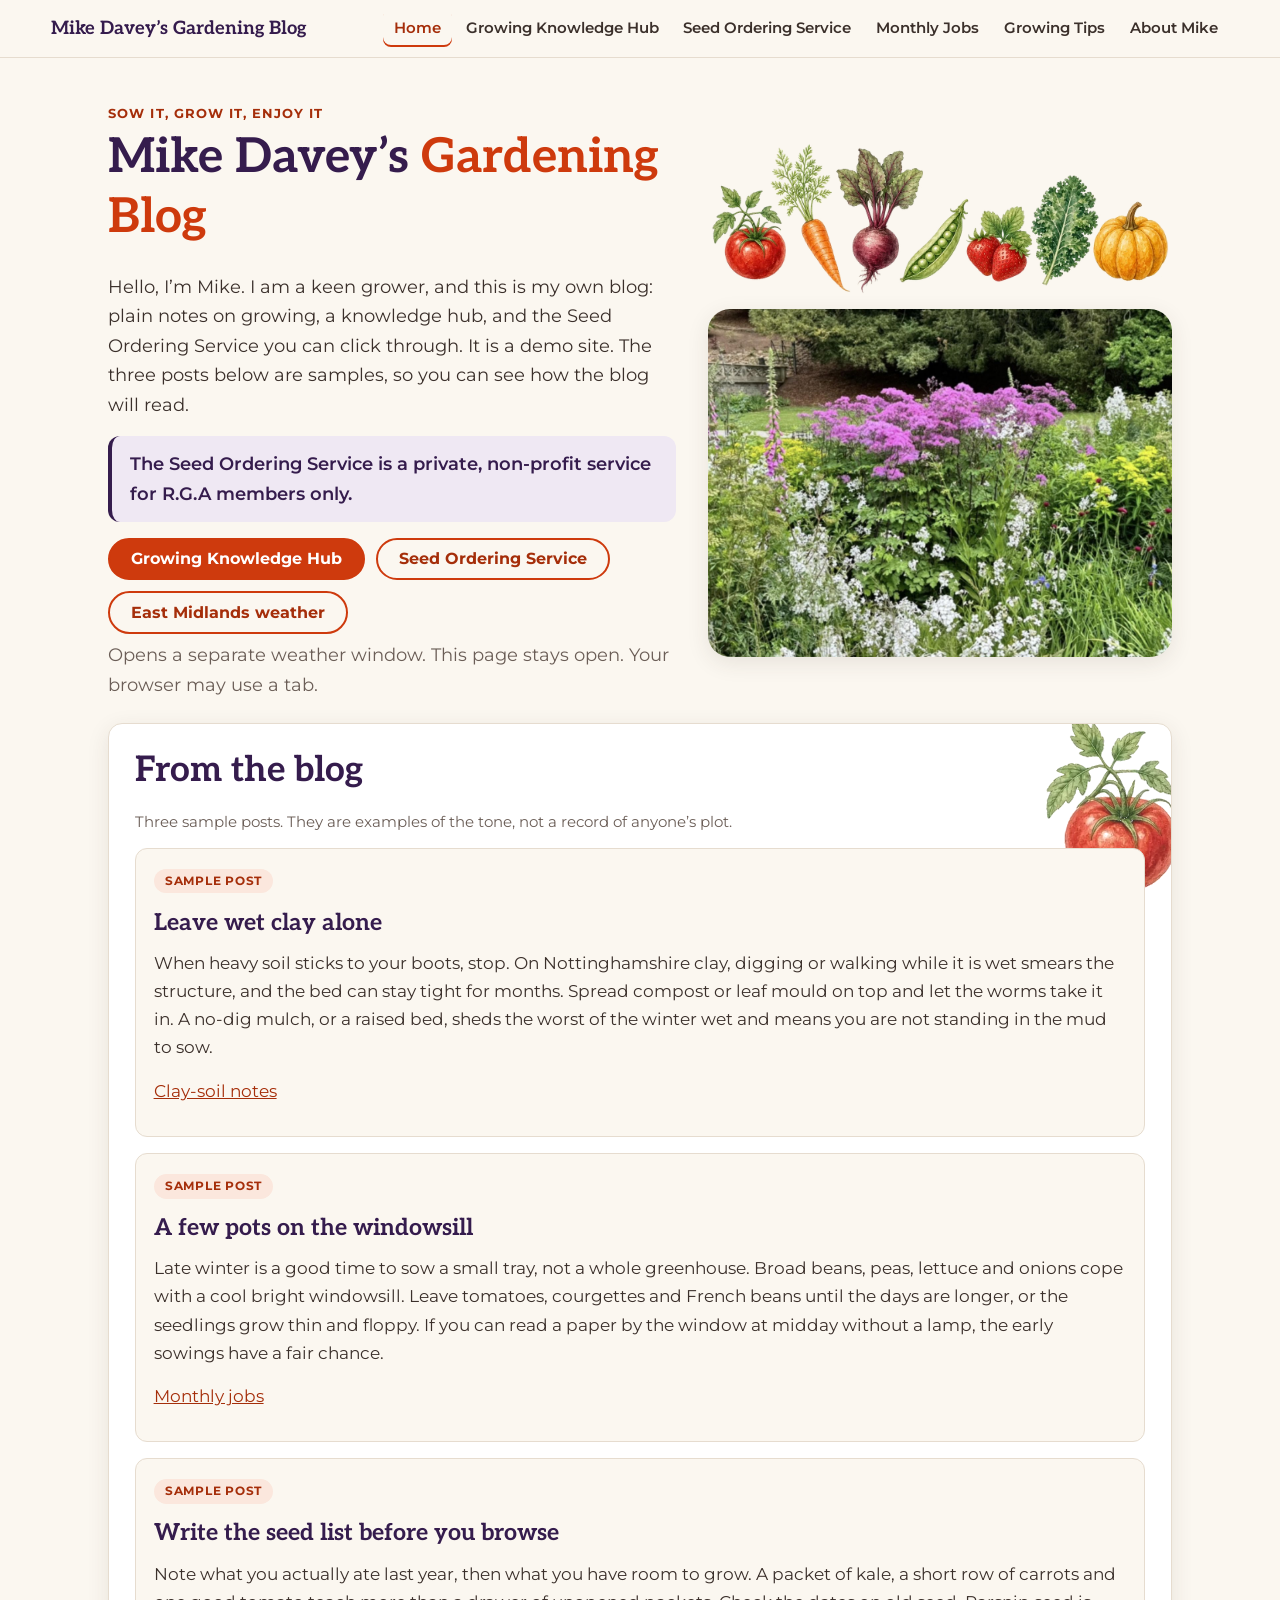
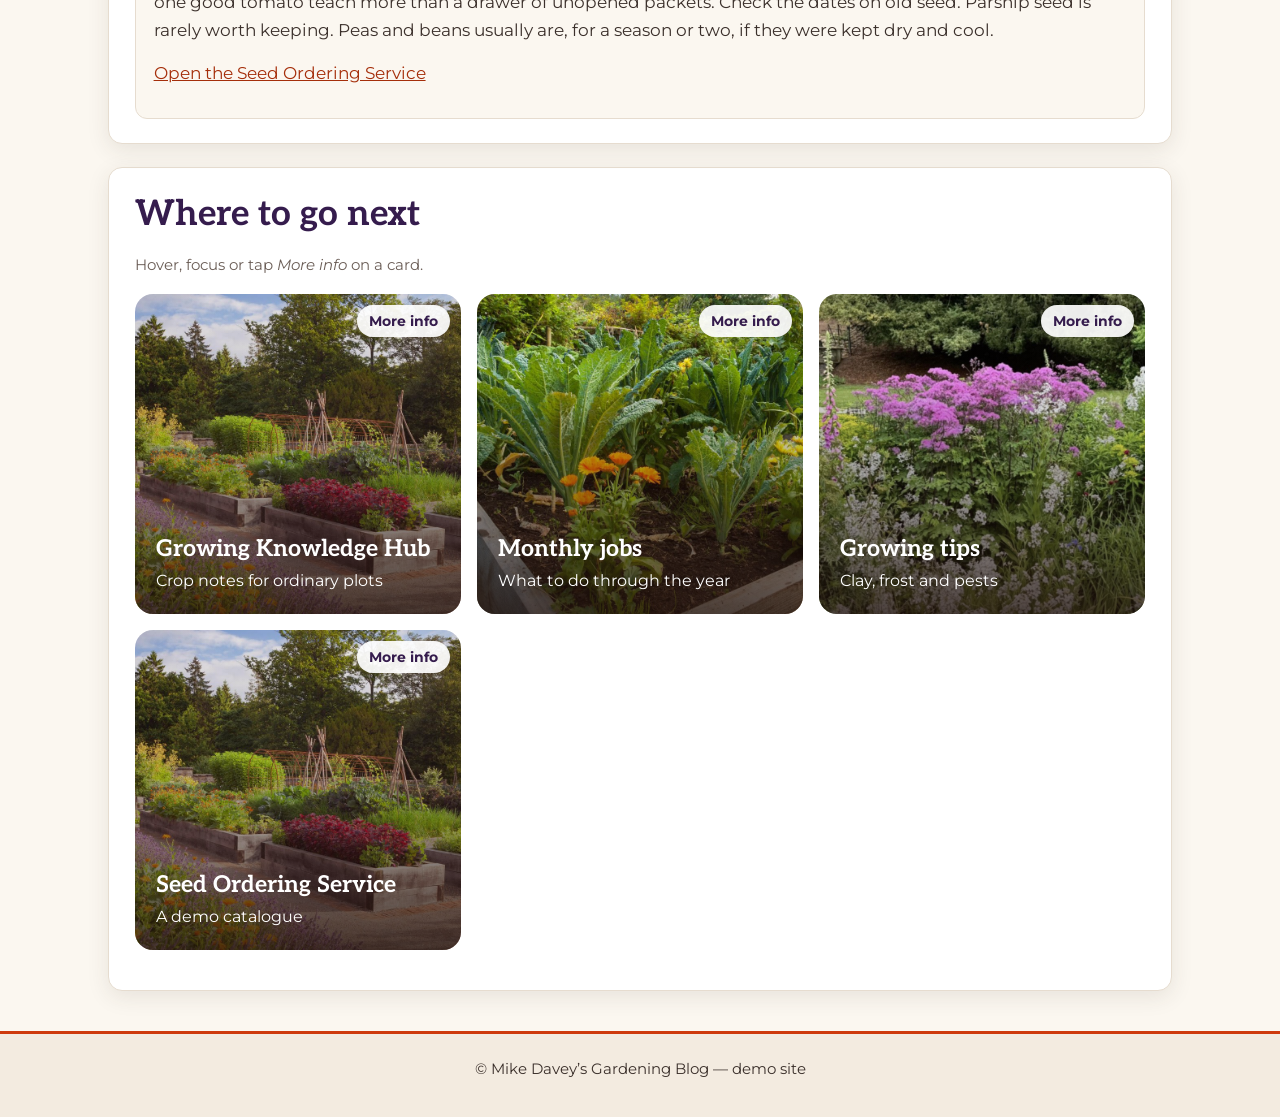
<file: index.html>
<!DOCTYPE html>
<html lang="en-GB">
<head>
<meta charset="UTF-8">
<meta name="viewport" content="width=device-width, initial-scale=1.0">
<title>Mike Davey’s Gardening Blog</title>
<meta name="description" content="Mike Davey’s Gardening Blog: sample growing posts, a knowledge hub, and a demo Seed Ordering Service.">
<link rel="stylesheet" href="style.css">
</head>
<body>
<a class="skip-link" href="#main">Skip to content</a>
<header class="site-header">
  <h1><a href="index.html">Mike Davey’s Gardening Blog</a></h1>
  <nav aria-label="Main">
    <a href="index.html" class="active" aria-current="page">Home</a>
    <a href="knowledge-hub.html">Growing Knowledge Hub</a>
    <a href="seed-order.html">Seed Ordering Service</a>
    <a href="monthly.html">Monthly Jobs</a>
    <a href="tips.html">Growing Tips</a>
    <a href="about.html">About Mike</a>
  </nav>
</header>

<section class="s-hero">
  <div>
    <span class="s-kicker">Sow it, grow it, enjoy it</span>
    <h2>Mike Davey’s <em>Gardening Blog</em></h2>
    <p>Hello, I’m Mike. I am a keen grower, and this is my own blog: plain notes on growing, a knowledge hub, and the Seed Ordering Service you can click through. It is a demo site. The three posts below are samples, so you can see how the blog will read.</p>
    <p class="service-notice">The Seed Ordering Service is a private, non-profit service for R.G.A members only.</p>
    <div class="s-acts">
      <a class="btn" href="knowledge-hub.html">Growing Knowledge Hub</a>
      <a class="btn ghost" href="seed-order.html">Seed Ordering Service</a>
      <a class="btn ghost" href="https://www.wunderground.com/weather/gb/nottingham" target="_blank" rel="noopener noreferrer" data-weather-window>East Midlands weather</a>
    </div>
    <p class="weather-help">Opens a separate weather window. This page stays open. Your browser may use a tab.</p>
  </div>
  <div class="s-photo">
    <img class="hero-produce" src="produce-strip.webp" width="1200" height="404" alt="" decoding="async">
    <img src="hero.jpg" width="1400" height="1059" alt="Colourful garden flowers in bloom">
  </div>
</section>
<main id="main">
  <div class="produce-host content-box">
    <img class="produce-deco produce-deco--tr" src="img/produce/tomato.webp" width="191" height="243" alt="" aria-hidden="true" decoding="async">
    <h2>From the blog</h2>
    <p class="meta">Three sample posts. They are examples of the tone, not a record of anyone’s plot.</p>
    <div class="post-list">
      <article class="post">
        <p><span class="sample-flag">Sample post</span></p>
        <h3>Leave wet clay alone</h3>
        <p>When heavy soil sticks to your boots, stop. On Nottinghamshire clay, digging or walking while it is wet smears the structure, and the bed can stay tight for months. Spread compost or leaf mould on top and let the worms take it in. A no-dig mulch, or a raised bed, sheds the worst of the winter wet and means you are not standing in the mud to sow.</p>
        <p><a href="tips.html#soil">Clay-soil notes</a></p>
      </article>
      <article class="post">
        <p><span class="sample-flag">Sample post</span></p>
        <h3>A few pots on the windowsill</h3>
        <p>Late winter is a good time to sow a small tray, not a whole greenhouse. Broad beans, peas, lettuce and onions cope with a cool bright windowsill. Leave tomatoes, courgettes and French beans until the days are longer, or the seedlings grow thin and floppy. If you can read a paper by the window at midday without a lamp, the early sowings have a fair chance.</p>
        <p><a href="monthly.html">Monthly jobs</a></p>
      </article>
      <article class="post">
        <p><span class="sample-flag">Sample post</span></p>
        <h3>Write the seed list before you browse</h3>
        <p>Note what you actually ate last year, then what you have room to grow. A packet of kale, a short row of carrots and one good tomato teach more than a drawer of unopened packets. Check the dates on old seed. Parsnip seed is rarely worth keeping. Peas and beans usually are, for a season or two, if they were kept dry and cool.</p>
        <p><a href="seed-order.html">Open the Seed Ordering Service</a></p>
      </article>
    </div>
  </div>
  <div class="content-box">
    <h2>Where to go next</h2>
    <p class="meta">Hover, focus or tap <em>More info</em> on a card.</p>
    <div class="flip-grid">
      <article class="flip">
        <div class="flip-inner">
          <div class="flip-face flip-front" style="background-image:url('allotment.jpg')"><h4>Growing Knowledge Hub</h4><p>Crop notes for ordinary plots</p></div>
          <div class="flip-face flip-back"><h4>Growing Knowledge Hub</h4><p>Sowing, spacing, harvest and kitchen notes for fruit, vegetables and herbs.</p><a class="btn" href="knowledge-hub.html">Open the hub</a></div>
        </div>
      </article>
      <article class="flip">
        <div class="flip-inner">
          <div class="flip-face flip-front" style="background-image:url('raised-bed.jpg')"><h4>Monthly jobs</h4><p>What to do through the year</p></div>
          <div class="flip-face flip-back"><h4>Monthly jobs</h4><p>A month-by-month list for East Midlands gardens and allotments, with clay soil in mind.</p><a class="btn" href="monthly.html">See the year</a></div>
        </div>
      </article>
      <article class="flip">
        <div class="flip-inner">
          <div class="flip-face flip-front" style="background-image:url('hero.jpg')"><h4>Growing tips</h4><p>Clay, frost and pests</p></div>
          <div class="flip-face flip-back"><h4>Growing tips</h4><p>No-dig, frost dates and the problems that show up most often on local clay.</p><a class="btn" href="tips.html">Read the tips</a></div>
        </div>
      </article>
      <article class="flip">
        <div class="flip-inner">
          <div class="flip-face flip-front" style="background-image:url('allotment.jpg')"><h4>Seed Ordering Service</h4><p>A demo catalogue</p></div>
          <div class="flip-face flip-back"><h4>Seed Ordering Service</h4><p>Browse the catalogue and fill a basket. No payment is taken, and the order is not sent.</p><a class="btn" href="seed-order.html">Browse seeds</a></div>
        </div>
      </article>
    </div>
  </div>
</main>

<footer>
  <p>© Mike Davey’s Gardening Blog — demo site</p>
</footer>
<script src="flip.js"></script>
<script src="weather-window.js"></script>
</body>
</html>
</file>
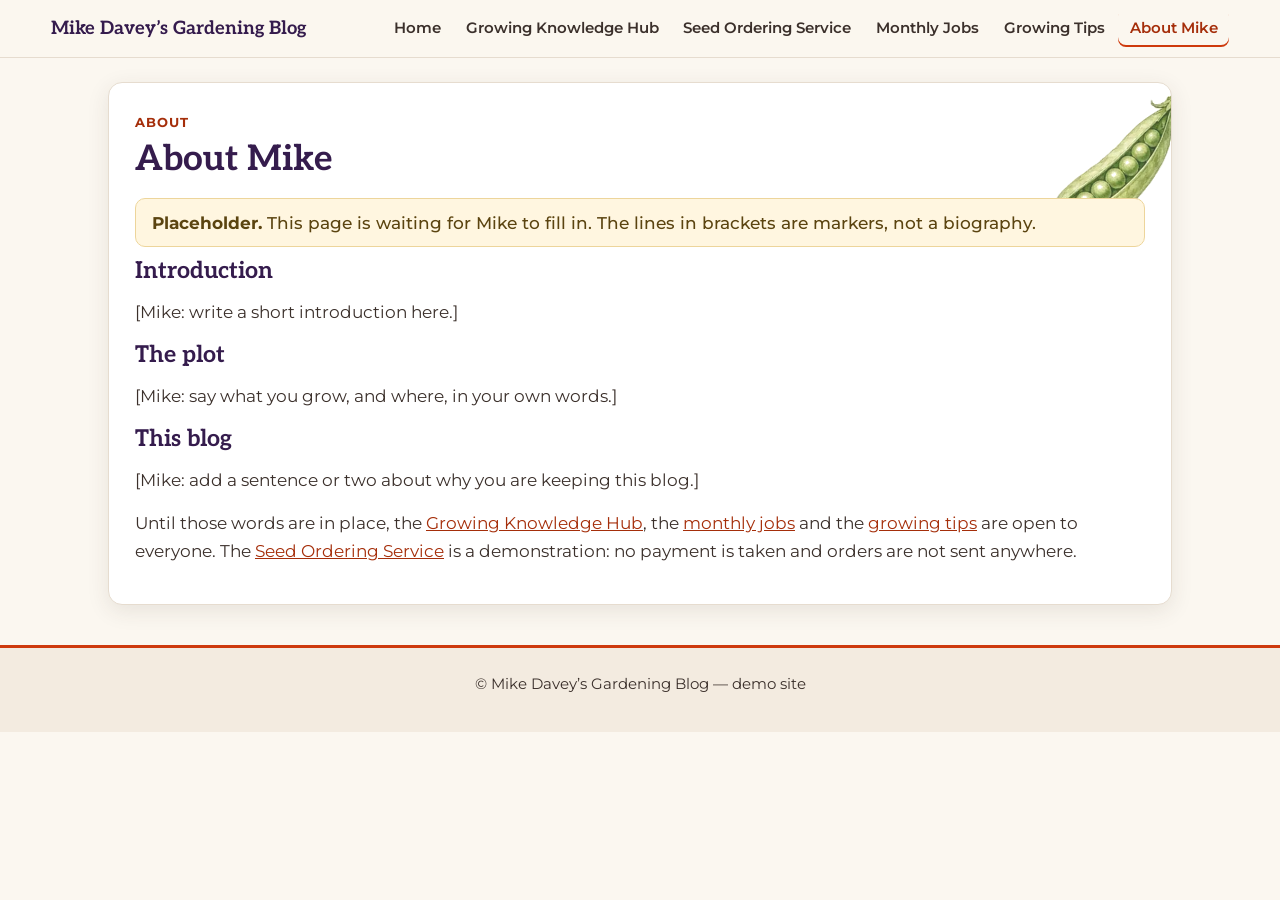
<file: about.html>
<!DOCTYPE html>
<html lang="en-GB">
<head>
<meta charset="UTF-8">
<meta name="viewport" content="width=device-width, initial-scale=1.0">
<title>About Mike | Mike Davey’s Gardening Blog</title>
<meta name="description" content="About Mike Davey. Placeholder text for Mike to replace with his own introduction.">
<link rel="stylesheet" href="style.css">
</head>
<body>
<a class="skip-link" href="#main">Skip to content</a>
<header class="site-header">
  <h1><a href="index.html">Mike Davey’s Gardening Blog</a></h1>
  <nav aria-label="Main">
    <a href="index.html">Home</a>
    <a href="knowledge-hub.html">Growing Knowledge Hub</a>
    <a href="seed-order.html">Seed Ordering Service</a>
    <a href="monthly.html">Monthly Jobs</a>
    <a href="tips.html">Growing Tips</a>
    <a href="about.html" class="active" aria-current="page">About Mike</a>
  </nav>
</header>

<main id="main">
  <div class="produce-host content-box">
    <img class="produce-deco produce-deco--tr" src="img/produce/pea.webp" width="178" height="215" alt="" aria-hidden="true" decoding="async">
    <p class="kicker">About</p>
    <h2>About Mike</h2>
    <p class="demo-note" role="note"><strong>Placeholder.</strong> This page is waiting for Mike to fill in. The lines in brackets are markers, not a biography.</p>
    <h3>Introduction</h3>
    <p>[Mike: write a short introduction here.]</p>
    <h3>The plot</h3>
    <p>[Mike: say what you grow, and where, in your own words.]</p>
    <h3>This blog</h3>
    <p>[Mike: add a sentence or two about why you are keeping this blog.]</p>
    <p>Until those words are in place, the <a href="knowledge-hub.html">Growing Knowledge Hub</a>, the <a href="monthly.html">monthly jobs</a> and the <a href="tips.html">growing tips</a> are open to everyone. The <a href="seed-order.html">Seed Ordering Service</a> is a demonstration: no payment is taken and orders are not sent anywhere.</p>
  </div>
</main>

<footer>
  <p>© Mike Davey’s Gardening Blog — demo site</p>
</footer>

</body>
</html>
</file>
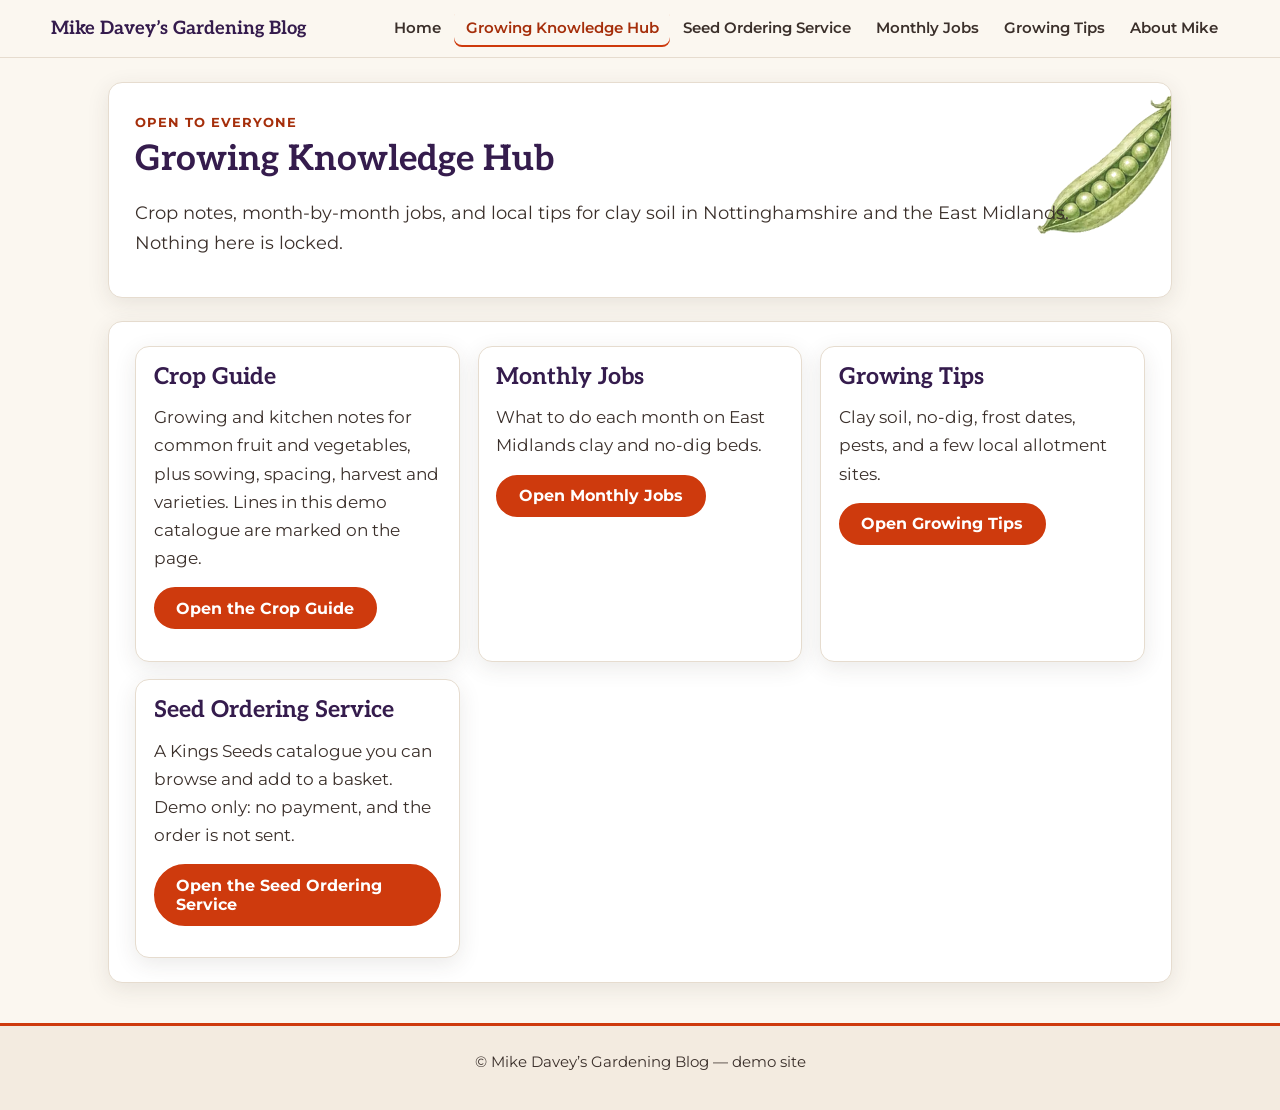
<file: knowledge-hub.html>
<!DOCTYPE html>
<html lang="en-GB">
<head>
<meta charset="UTF-8">
<meta name="viewport" content="width=device-width, initial-scale=1.0">
<title>Growing Knowledge Hub | Mike Davey’s Gardening Blog</title>
<meta name="description" content="Growing knowledge hub: crop notes, monthly jobs and local tips for East Midlands clay soil.">
<link rel="stylesheet" href="style.css">
</head>
<body>
<a class="skip-link" href="#main">Skip to content</a>
<header class="site-header">
  <h1><a href="index.html">Mike Davey’s Gardening Blog</a></h1>
  <nav aria-label="Main">
    <a href="index.html">Home</a>
    <a href="knowledge-hub.html" class="active" aria-current="page">Growing Knowledge Hub</a>
    <a href="seed-order.html">Seed Ordering Service</a>
    <a href="monthly.html">Monthly Jobs</a>
    <a href="tips.html">Growing Tips</a>
    <a href="about.html">About Mike</a>
  </nav>
</header>

<main id="main" class="guide-hub">
  <section class="produce-host content-box" aria-labelledby="hub-title">
    <img class="produce-deco produce-deco--tr" src="img/produce/pea.webp" width="178" height="215" alt="" aria-hidden="true" decoding="async">
    <p class="kicker">Open to everyone</p>
    <h2 id="hub-title">Growing Knowledge Hub</h2>
    <p class="hub-lead">Crop notes, month-by-month jobs, and local tips for clay soil in Nottinghamshire and the East Midlands. Nothing here is locked.</p>
  </section>
  <section class="content-box" aria-label="Guides">
    <div class="cards">
      <article class="link-card">
        <h3>Crop Guide</h3>
        <p>Growing and kitchen notes for common fruit and vegetables, plus sowing, spacing, harvest and varieties. Lines in this demo catalogue are marked on the page.</p>
        <p><a class="btn" href="knowledge/index.html">Open the Crop Guide</a></p>
      </article>
      <article class="link-card">
        <h3>Monthly Jobs</h3>
        <p>What to do each month on East Midlands clay and no-dig beds.</p>
        <p><a class="btn" href="monthly.html">Open Monthly Jobs</a></p>
      </article>
      <article class="link-card">
        <h3>Growing Tips</h3>
        <p>Clay soil, no-dig, frost dates, pests, and a few local allotment sites.</p>
        <p><a class="btn" href="tips.html">Open Growing Tips</a></p>
      </article>
      <article class="link-card">
        <h3>Seed Ordering Service</h3>
        <p>A Kings Seeds catalogue you can browse and add to a basket. Demo only: no payment, and the order is not sent.</p>
        <p><a class="btn" href="seed-order.html">Open the Seed Ordering Service</a></p>
      </article>
    </div>
  </section>
</main>

<footer>
  <p>© Mike Davey’s Gardening Blog — demo site</p>
</footer>

</body>
</html>
</file>
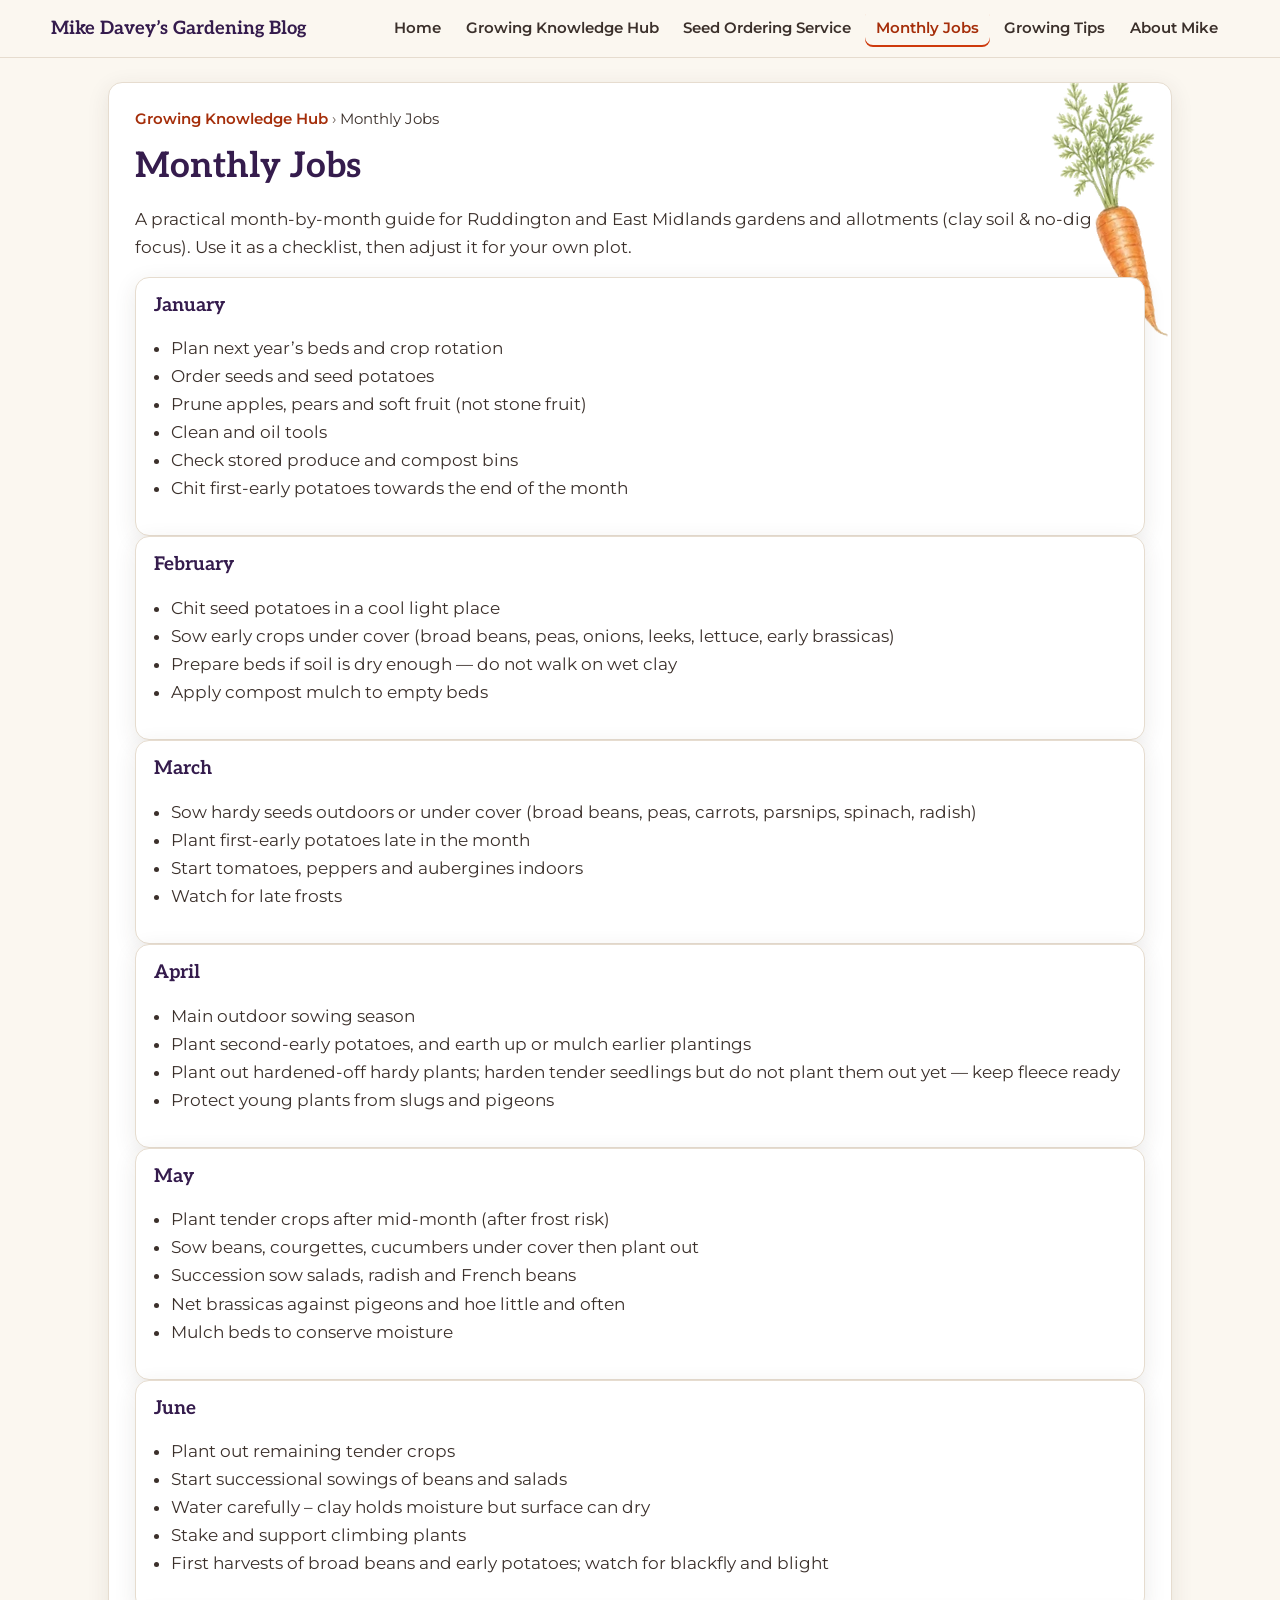
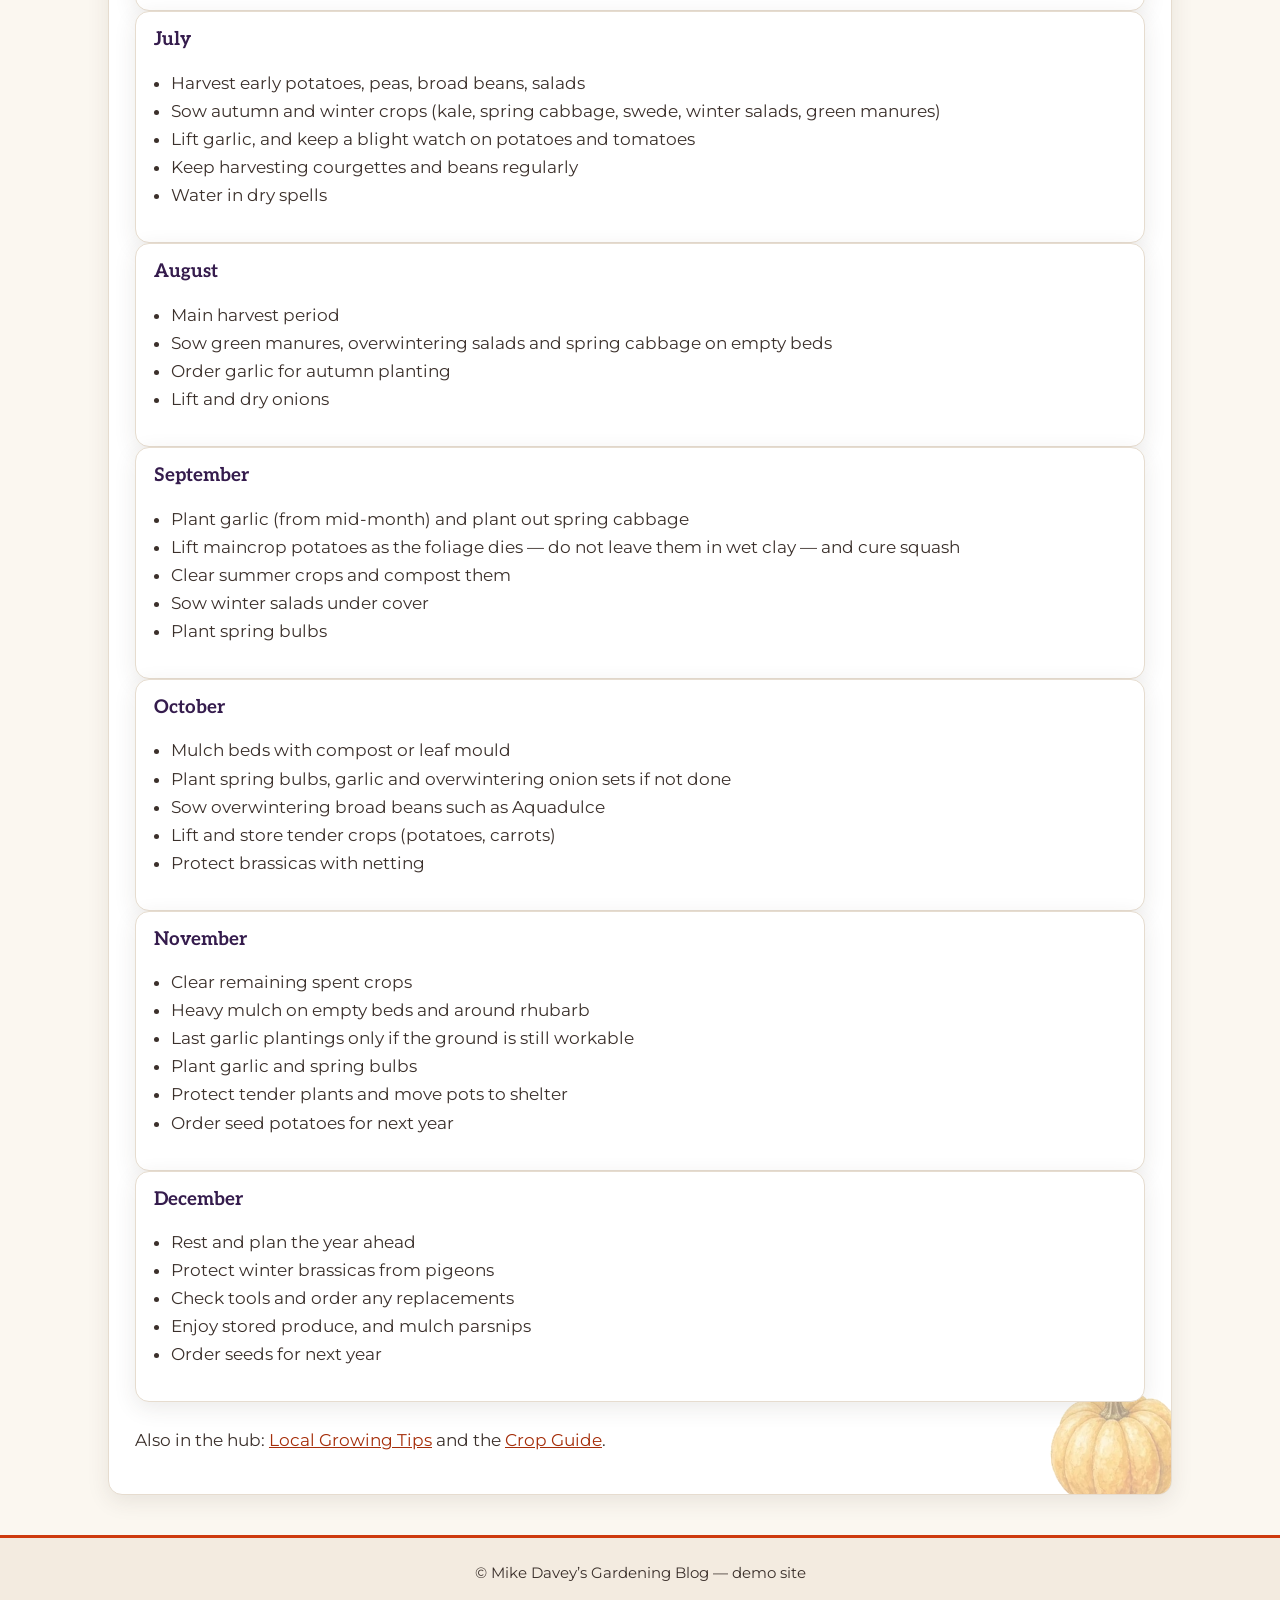
<file: monthly.html>
<!DOCTYPE html>
<html lang="en-GB">
<head>
<meta charset="UTF-8">
<meta name="viewport" content="width=device-width, initial-scale=1.0">
<title>Monthly Jobs | Mike Davey’s Gardening Blog</title>
<meta name="description" content="Month-by-month garden jobs for Nottinghamshire and the East Midlands, with clay soil in mind.">
<link rel="stylesheet" href="style.css">
</head>
<body>
<a class="skip-link" href="#main">Skip to content</a>

<header class="site-header">
  <h1><a href="index.html">Mike Davey’s Gardening Blog</a></h1>
  <nav aria-label="Main">
    <a href="index.html">Home</a>
    <a href="knowledge-hub.html">Growing Knowledge Hub</a>
    <a href="seed-order.html">Seed Ordering Service</a>
    <a href="monthly.html" class="active" aria-current="page">Monthly Jobs</a>
    <a href="tips.html">Growing Tips</a>
    <a href="about.html">About Mike</a>
  </nav>
</header>

<main id="main">
  <div class="produce-host content-box">
<img class="produce-deco produce-deco--tr" src="img/produce/carrot.webp" width="140" height="260" alt="" aria-hidden="true" decoding="async">
<img class="produce-deco produce-deco--br produce-deco--faint" src="img/produce/squash.webp" width="194" height="204" alt="" aria-hidden="true" decoding="async">
    <p class="crumbs"><a href="knowledge-hub.html">Growing Knowledge Hub</a> › <span aria-current="page">Monthly Jobs</span></p>
    <h2>Monthly Jobs</h2>
    <p>A practical month-by-month guide for Ruddington and East Midlands gardens and allotments (clay soil &amp; no-dig focus). Use it as a checklist, then adjust it for your own plot.</p>

    <div class="month-card">
      <h4>January</h4>
      <ul>
        <li>Plan next year’s beds and crop rotation</li>
        <li>Order seeds and seed potatoes</li>
        <li>Prune apples, pears and soft fruit (not stone fruit)</li>
        <li>Clean and oil tools</li>
        <li>Check stored produce and compost bins</li>
        <li>Chit first-early potatoes towards the end of the month</li>
      </ul>
    </div>

    <div class="month-card">
      <h4>February</h4>
      <ul>
        <li>Chit seed potatoes in a cool light place</li>
        <li>Sow early crops under cover (broad beans, peas, onions, leeks, lettuce, early brassicas)</li>
        <li>Prepare beds if soil is dry enough — do not walk on wet clay</li>
        <li>Apply compost mulch to empty beds</li>
      </ul>
    </div>

    <div class="month-card">
      <h4>March</h4>
      <ul>
        <li>Sow hardy seeds outdoors or under cover (broad beans, peas, carrots, parsnips, spinach, radish)</li>
        <li>Plant first-early potatoes late in the month</li>
        <li>Start tomatoes, peppers and aubergines indoors</li>
        <li>Watch for late frosts</li>
      </ul>
    </div>

    <div class="month-card">
      <h4>April</h4>
      <ul>
        <li>Main outdoor sowing season</li>
        <li>Plant second-early potatoes, and earth up or mulch earlier plantings</li>
        <li>Plant out hardened-off hardy plants; harden tender seedlings but do not plant them out yet — keep fleece ready</li>
        <li>Protect young plants from slugs and pigeons</li>
      </ul>
    </div>

    <div class="month-card">
      <h4>May</h4>
      <ul>
        <li>Plant tender crops after mid-month (after frost risk)</li>
        <li>Sow beans, courgettes, cucumbers under cover then plant out</li>
        <li>Succession sow salads, radish and French beans</li>
        <li>Net brassicas against pigeons and hoe little and often</li>
        <li>Mulch beds to conserve moisture</li>
      </ul>
    </div>

    <div class="month-card">
      <h4>June</h4>
      <ul>
        <li>Plant out remaining tender crops</li>
        <li>Start successional sowings of beans and salads</li>
        <li>Water carefully – clay holds moisture but surface can dry</li>
        <li>Stake and support climbing plants</li>
        <li>First harvests of broad beans and early potatoes; watch for blackfly and blight</li>
      </ul>
    </div>

    <div class="month-card">
      <h4>July</h4>
      <ul>
        <li>Harvest early potatoes, peas, broad beans, salads</li>
        <li>Sow autumn and winter crops (kale, spring cabbage, swede, winter salads, green manures)</li>
        <li>Lift garlic, and keep a blight watch on potatoes and tomatoes</li>
        <li>Keep harvesting courgettes and beans regularly</li>
        <li>Water in dry spells</li>
      </ul>
    </div>

    <div class="month-card">
      <h4>August</h4>
      <ul>
        <li>Main harvest period</li>
        <li>Sow green manures, overwintering salads and spring cabbage on empty beds</li>
        <li>Order garlic for autumn planting</li>
        <li>Lift and dry onions</li>
      </ul>
    </div>

    <div class="month-card">
      <h4>September</h4>
      <ul>
        <li>Plant garlic (from mid-month) and plant out spring cabbage</li>
        <li>Lift maincrop potatoes as the foliage dies — do not leave them in wet clay — and cure squash</li>
        <li>Clear summer crops and compost them</li>
        <li>Sow winter salads under cover</li>
        <li>Plant spring bulbs</li>
      </ul>
    </div>

    <div class="month-card">
      <h4>October</h4>
      <ul>
        <li>Mulch beds with compost or leaf mould</li>
        <li>Plant spring bulbs, garlic and overwintering onion sets if not done</li>
        <li>Sow overwintering broad beans such as Aquadulce</li>
        <li>Lift and store tender crops (potatoes, carrots)</li>
        <li>Protect brassicas with netting</li>
      </ul>
    </div>

    <div class="month-card">
      <h4>November</h4>
      <ul>
        <li>Clear remaining spent crops</li>
        <li>Heavy mulch on empty beds and around rhubarb</li>
        <li>Last garlic plantings only if the ground is still workable</li>
        <li>Plant garlic and spring bulbs</li>
        <li>Protect tender plants and move pots to shelter</li>
        <li>Order seed potatoes for next year</li>
      </ul>
    </div>

    <div class="month-card">
      <h4>December</h4>
      <ul>
        <li>Rest and plan the year ahead</li>
        <li>Protect winter brassicas from pigeons</li>
        <li>Check tools and order any replacements</li>
        <li>Enjoy stored produce, and mulch parsnips</li>
        <li>Order seeds for next year</li>
      </ul>
    </div>

    <p style="margin-top:1.5rem;">Also in the hub: <a href="tips.html">Local Growing Tips</a> and the <a href="knowledge/index.html">Crop Guide</a>.</p>
  </div>
</main>

<footer>
  <p>© Mike Davey’s Gardening Blog — demo site</p>
</footer>
</body>
</html>
</file>
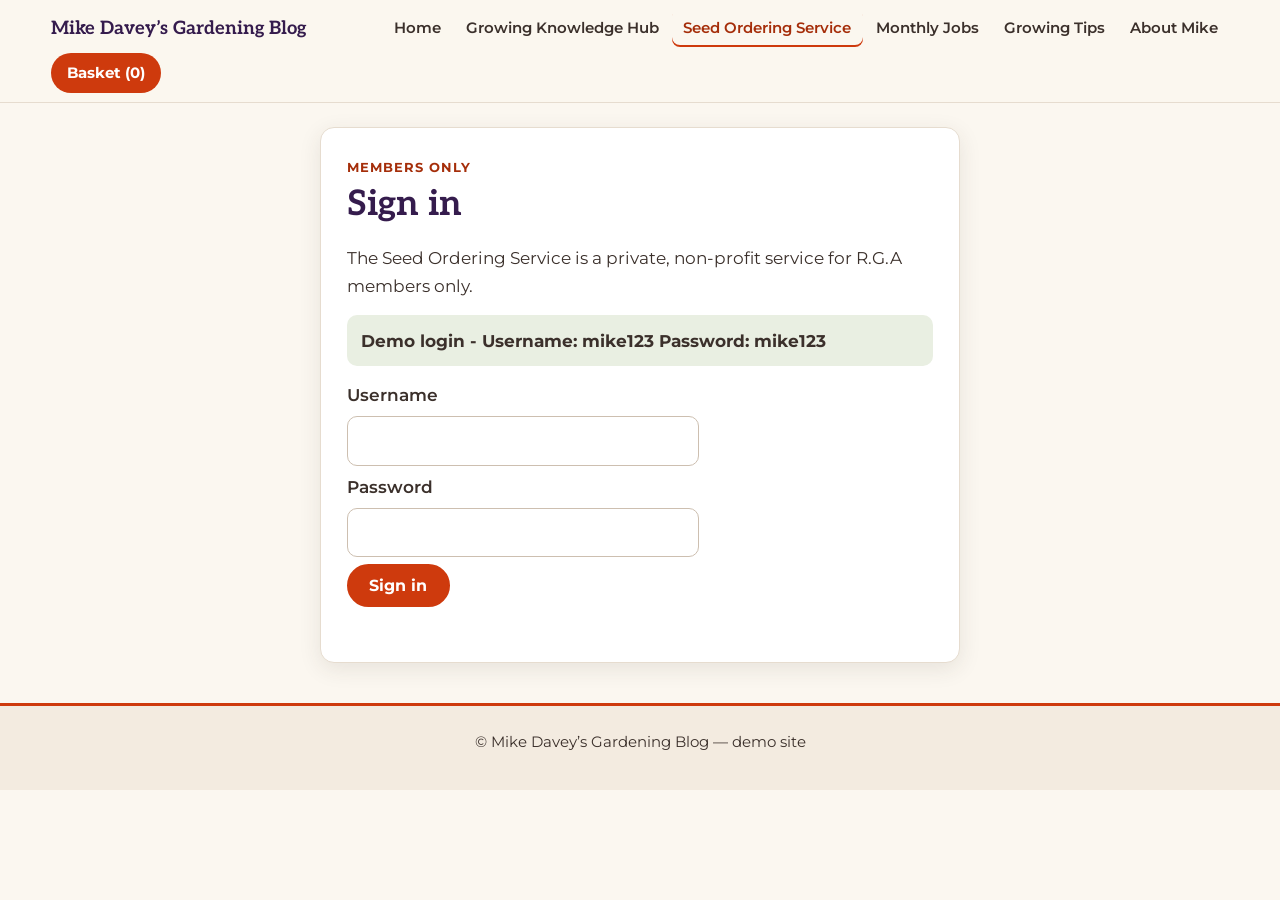
<file: seed-basket.html>
<!DOCTYPE html>
<html lang="en-GB">
<head>
<meta charset="UTF-8">
<meta name="viewport" content="width=device-width, initial-scale=1.0">
<title>Seed Ordering Service | Mike Davey’s Gardening Blog</title>
<meta name="description" content="Demo seed basket. List price only. No payment is taken and orders are not sent.">
<link rel="stylesheet" href="style.css">
</head>
<body data-member-gate data-page="basket">
<a class="skip-link" href="#main">Skip to content</a>
<header class="site-header">
  <h1><a href="index.html">Mike Davey’s Gardening Blog</a></h1>
  <nav aria-label="Main">
    <a href="index.html">Home</a>
    <a href="knowledge-hub.html">Growing Knowledge Hub</a>
    <a href="seed-order.html" class="active" aria-current="page">Seed Ordering Service</a>
    <a href="monthly.html">Monthly Jobs</a>
    <a href="tips.html">Growing Tips</a>
    <a href="about.html">About Mike</a>
  </nav>
  <a class="basket-link" href="seed-basket.html">Basket (<span data-basket-count>0</span>)</a>
  <p id="member-bar" class="member-bar" hidden></p>
</header>

<main id="main">
  <section id="member-gate" class="content-box member-gate" aria-labelledby="member-gate-title">
    <p class="kicker">Members only</p>
    <h2 id="member-gate-title">Sign in</h2>
    <p>The Seed Ordering Service is a private, non-profit service for R.G.A members only.</p>
    <p class="demo-login">Demo login - Username: mike123  Password: mike123</p>
    <form id="member-form" class="member-form">
      <label for="member-user">Username</label>
      <input id="member-user" name="username" type="text" autocomplete="username" required>
      <label for="member-pass">Password</label>
      <input id="member-pass" name="password" type="password" autocomplete="current-password" required>
      <p class="member-error" id="member-error" role="alert" hidden>That username or password is not recognised.</p>
      <p><button class="btn" type="submit">Sign in</button></p>
    </form>
  </section>
  <div id="member-app">
  <p class="service-notice" role="note">The Seed Ordering Service is a private, non-profit service for R.G.A members only.</p>
  <p class="demo-note" role="note"><strong>Demo.</strong> Each line shows the catalogue price and the example member price. No payment is taken, and orders are not sent anywhere. The basket stays in this browser only.</p>
  <p class="crumbs"><a href="seed-order.html">Seed Ordering Service</a> › <span aria-current="page">Basket</span></p>
  <section class="produce-host content-box">
    <img class="produce-deco produce-deco--tr" src="img/produce/squash.webp" width="194" height="204" alt="" aria-hidden="true" decoding="async">
    <h2>Seed Ordering Service</h2>
    <p class="bulk-note">R.G.A orders are combined into one Kings Seeds bulk order. The group discount is passed on at cost, and the service is non-profit. <strong>Example: around <span data-discount-percent>20</span>% off catalogue price — Mike to confirm Kings’ current terms.</strong></p>
    <p id="order-who" class="meta"></p>
    <div class="print-only"><p><strong>Demo seed summary — not sent anywhere</strong><br>Ordered by <span id="print-member-name"></span> · Username <span id="print-member-code"></span><br>Printed <span id="print-date"></span></p></div>
    <p class="no-print"><a id="continue" href="seed-shop.html">← Back to the seed list</a></p>
    <div id="basket"></div>
    <div id="summary" hidden>
      <div class="totals" aria-live="polite">
        <div class="row"><span>Items</span><span id="t-count">0</span></div>
        <div class="row"><span>Catalogue total</span><span id="t-catalogue">£0.00</span></div>
        <div class="row"><span>Member total</span><span id="t-member">£0.00</span></div>
        <div class="row pay"><span>You save</span><span id="t-save">£0.00 (0%)</span></div>
      </div>
      <div class="no-print" style="margin-top:1rem">
        <label for="buyer-name">Name on the printed summary (optional)</label><br>
        <input id="buyer-name" type="text" autocomplete="name" style="max-width:20rem;width:100%">
        <p style="margin-top:.8rem"><button class="btn" type="button" id="print">Print summary</button> <button class="btn ghost" type="button" id="empty-basket">Empty basket</button></p>
      </div>
      <p class="meta">Demo only. The amount due in this example is the member total. No payment is taken and this order is not sent anywhere.</p>
    </div>
  </section>
</div>
</main>

<footer>
  <p>© Mike Davey’s Gardening Blog — demo site</p>
</footer>
<script src="members-data.js"></script>
<script src="member-gate.js"></script>
<script src="kings-seeds-data.js"></script>
<script src="shop-core.js"></script>
<script src="shop-ui.js"></script>
</body>
</html>
</file>
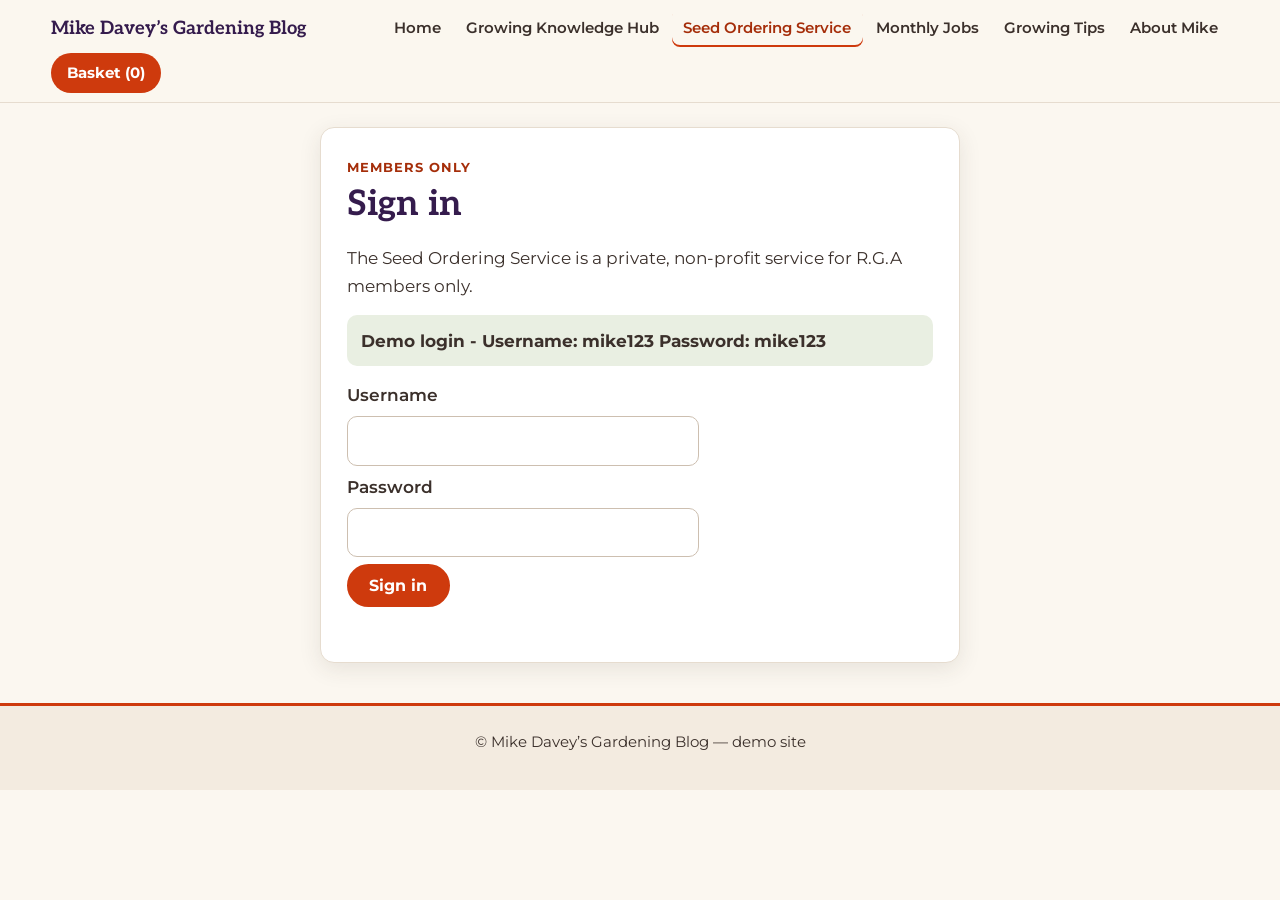
<file: seed-order.html>
<!DOCTYPE html>
<html lang="en-GB">
<head>
<meta charset="UTF-8">
<meta name="viewport" content="width=device-width, initial-scale=1.0">
<title>Seed Ordering Service | Mike Davey’s Gardening Blog</title>
<meta name="description" content="Demo Seed Ordering Service. Catalogue list prices. No payment is taken and orders are not sent.">
<link rel="stylesheet" href="style.css">
</head>
<body data-member-gate data-page="landing">
<a class="skip-link" href="#main">Skip to content</a>
<header class="site-header">
  <h1><a href="index.html">Mike Davey’s Gardening Blog</a></h1>
  <nav aria-label="Main">
    <a href="index.html">Home</a>
    <a href="knowledge-hub.html">Growing Knowledge Hub</a>
    <a href="seed-order.html" class="active" aria-current="page">Seed Ordering Service</a>
    <a href="monthly.html">Monthly Jobs</a>
    <a href="tips.html">Growing Tips</a>
    <a href="about.html">About Mike</a>
  </nav>
  <a class="basket-link" href="seed-basket.html">Basket (<span data-basket-count>0</span>)</a>
  <p id="member-bar" class="member-bar" hidden></p>
</header>

<main id="main">
  <section id="member-gate" class="content-box member-gate" aria-labelledby="member-gate-title">
    <p class="kicker">Members only</p>
    <h2 id="member-gate-title">Sign in</h2>
    <p>The Seed Ordering Service is a private, non-profit service for R.G.A members only.</p>
    <p class="demo-login">Demo login - Username: mike123  Password: mike123</p>
    <form id="member-form" class="member-form">
      <label for="member-user">Username</label>
      <input id="member-user" name="username" type="text" autocomplete="username" required>
      <label for="member-pass">Password</label>
      <input id="member-pass" name="password" type="password" autocomplete="current-password" required>
      <p class="member-error" id="member-error" role="alert" hidden>That username or password is not recognised.</p>
      <p><button class="btn" type="submit">Sign in</button></p>
    </form>
  </section>
  <div id="member-app">
  <p class="service-notice" role="note">The Seed Ordering Service is a private, non-profit service for R.G.A members only.</p>
  <p class="demo-note" role="note"><strong>Demo.</strong> Each line shows the catalogue price and the example member price. No payment is taken, and orders are not sent anywhere. The basket stays in this browser only.</p>
  <section class="produce-host content-box">
    <img class="produce-deco produce-deco--tr" src="img/produce/tomato.webp" width="191" height="243" alt="" aria-hidden="true" decoding="async">
    <p class="kicker">Demo catalogue</p>
    <h2>Seed Ordering Service</h2>
    <p class="bulk-note">R.G.A members’ orders are combined into one bulk order to Kings Seeds. Ordering together earns a group discount, and that saving is passed straight to members at cost. This is a non-profit service. <strong>Example: around <span data-discount-percent>20</span>% off catalogue price — Mike to confirm Kings’ current terms.</strong></p>
    <p>Browse the fruit, vegetable and herb list. Catalogue prices are the Kings Seeds prices published on 5 November 2026. Each line also shows the example member price.</p>
    <div class="shop-banner"><strong>Demo deadline shown on the catalogue: 31 January 2027</strong><span id="countdown"></span></div>
    <p><a class="btn" href="seed-shop.html?view=page">Browse all seeds – page view</a> <a class="btn ghost" href="seed-shop.html?view=list">List view</a> <a class="btn ghost" href="seed-quicklist.html">Full quick order list</a> <a class="btn ghost" href="seed-basket.html">View basket (<span data-basket-count>0</span>)</a></p>
    <p class="meta">Page view shows cards, 24 to a page. List view is one line per product, with tick boxes. The <a href="seed-quicklist.html">quick order list</a> is every line in one scroll.</p>
  </section>
  <section class="content-box" aria-labelledby="cats">
    <div class="section-head"><h3 id="cats">Browse by category</h3><p>Hover, focus or tap <em>More info</em> on a card.</p></div>
    <div class="flip-grid">
      <article class="flip">
        <div class="flip-inner">
          <div class="flip-face flip-front" style="background-image:url('raised-bed.jpg')"><h3>Vegetables</h3><p><span data-cat-count="veg">…</span> varieties</p></div>
          <div class="flip-face flip-back"><h3>Vegetable seeds</h3><p>Beans, brassicas, carrots, onions, squash, tomatoes and more, with the example member discount.</p><a class="btn" href="seed-shop.html?cat=veg&amp;view=page">Page view</a> <a class="btn" href="seed-shop.html?cat=veg&amp;view=list">List view</a></div>
        </div>
      </article>
      <article class="flip">
        <div class="flip-inner">
          <div class="flip-face flip-front" style="background-image:url('hero.jpg')"><h3>Herbs</h3><p><span data-cat-count="herb">…</span> varieties</p></div>
          <div class="flip-face flip-back"><h3>Herb seeds</h3><p>Basil, coriander, parsley, chives and other kitchen herbs, with the example member discount.</p><a class="btn" href="seed-shop.html?cat=herb&amp;view=page">Page view</a> <a class="btn" href="seed-shop.html?cat=herb&amp;view=list">List view</a></div>
        </div>
      </article>
      <article class="flip">
        <div class="flip-inner">
          <div class="flip-face flip-front" style="background-image:url('allotment.jpg')"><h3>Fruit</h3><p><span data-cat-count="fruit">…</span> lines</p></div>
          <div class="flip-face flip-back"><h3>Fruit seeds and soft fruit plants</h3><p>Strawberries, raspberries, currants, rhubarb and more. Seeds and plants both use the example member discount.</p><a class="btn" href="seed-shop.html?cat=fruit&amp;view=page">Page view</a> <a class="btn" href="seed-shop.html?cat=fruit&amp;view=list">List view</a></div>
        </div>
      </article>
    </div>
    <p class="cat-tabs" style="margin-top:1rem">
      <a href="seed-shop.html?cat=veg&amp;view=page">Vegetables – page</a><a href="seed-shop.html?cat=veg&amp;view=list">Vegetables – list</a>
      <a href="seed-shop.html?cat=herb&amp;view=page">Herbs – page</a><a href="seed-shop.html?cat=herb&amp;view=list">Herbs – list</a>
      <a href="seed-shop.html?cat=fruit&amp;view=page">Fruit and plants – page</a><a href="seed-shop.html?cat=fruit&amp;view=list">Fruit and plants – list</a>
      <a href="seed-shop.html?clay=1&amp;view=page">Clay-soil friendly – page</a><a href="seed-shop.html?clay=1&amp;view=list">Clay-soil friendly – list</a>
    </p>
  </section>
  <section class="content-box" aria-labelledby="crops-heading">
    <div class="section-head"><h3 id="crops-heading">Browse by crop</h3><p>Open a crop in page view or list view.</p></div>
    <div class="ql-wrap" id="crop-list"></div>
  </section>
  <section class="produce-host content-box" aria-labelledby="how">
    <img class="produce-deco produce-deco--br produce-deco--faint" src="img/produce/pea.webp" width="178" height="215" alt="" aria-hidden="true" decoding="async">
    <div class="section-head"><h3 id="how">How the demo basket works</h3></div>
    <ol>
      <li>Browse a category or a crop. Choose page view (cards) or list view (one line per product).</li>
      <li>Add lines to the basket. It is saved in this browser only.</li>
      <li>Open the basket to check the total. You can print a summary for your own notes. No payment is taken, and the order is not sent anywhere.</li>
    </ol>
  </section>
</div>
</main>

<footer>
  <p>© Mike Davey’s Gardening Blog — demo site</p>
</footer>
<script src="members-data.js"></script>
<script src="member-gate.js"></script>
<script src="kings-seeds-data.js"></script>
<script src="shop-core.js"></script>
<script src="shop-ui.js"></script>
<script src="flip.js"></script>
</body>
</html>
</file>
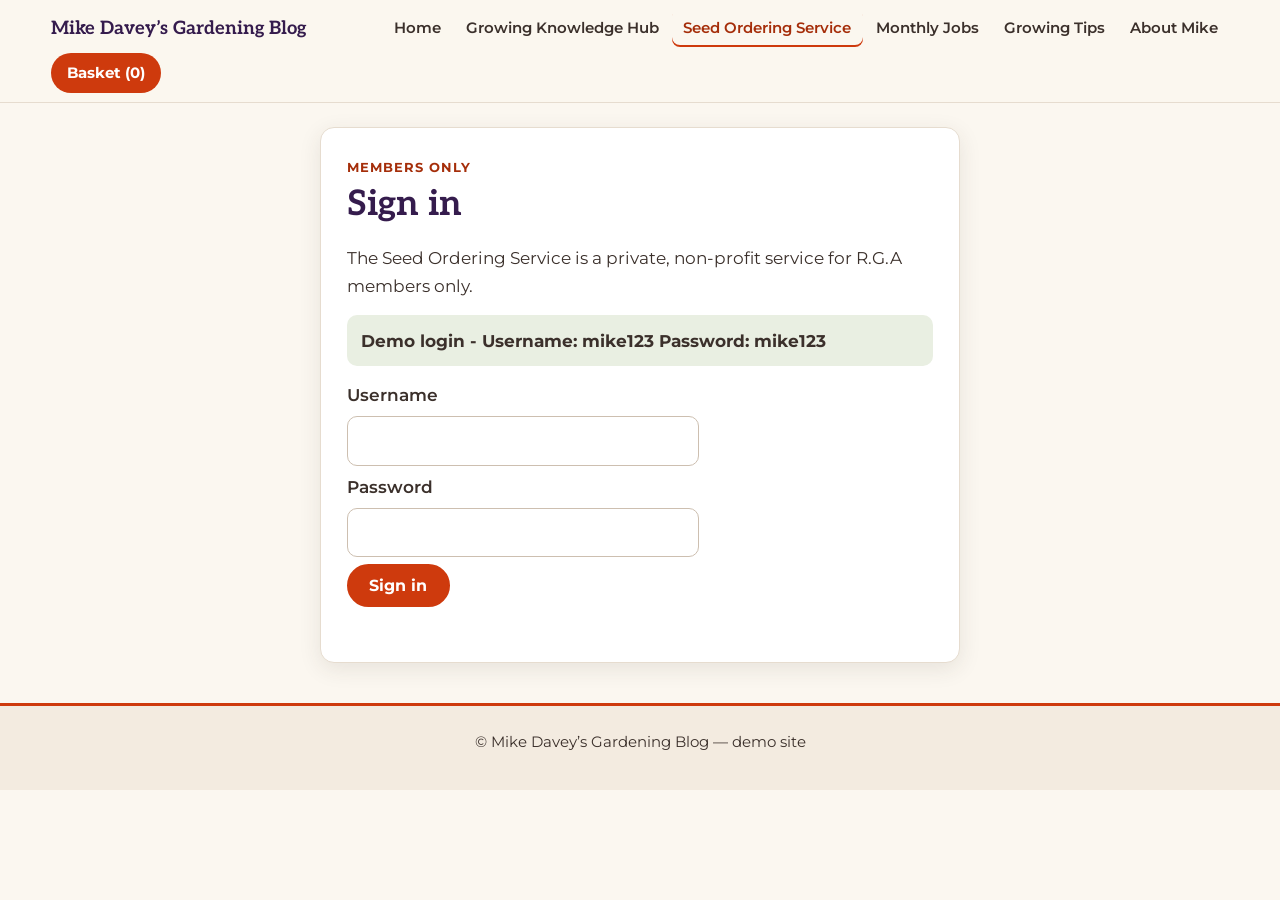
<file: seed-product.html>
<!DOCTYPE html>
<html lang="en-GB">
<head>
<meta charset="UTF-8">
<meta name="viewport" content="width=device-width, initial-scale=1.0">
<title>Seed Ordering Service | Mike Davey’s Gardening Blog</title>
<meta name="description" content="A seed from the demo catalogue. List price only. No payment is taken and orders are not sent.">
<link rel="stylesheet" href="style.css">
</head>
<body data-member-gate data-page="product">
<a class="skip-link" href="#main">Skip to content</a>
<header class="site-header">
  <h1><a href="index.html">Mike Davey’s Gardening Blog</a></h1>
  <nav aria-label="Main">
    <a href="index.html">Home</a>
    <a href="knowledge-hub.html">Growing Knowledge Hub</a>
    <a href="seed-order.html" class="active" aria-current="page">Seed Ordering Service</a>
    <a href="monthly.html">Monthly Jobs</a>
    <a href="tips.html">Growing Tips</a>
    <a href="about.html">About Mike</a>
  </nav>
  <a class="basket-link" href="seed-basket.html">Basket (<span data-basket-count>0</span>)</a>
  <p id="member-bar" class="member-bar" hidden></p>
</header>

<main id="main">
  <section id="member-gate" class="content-box member-gate" aria-labelledby="member-gate-title">
    <p class="kicker">Members only</p>
    <h2 id="member-gate-title">Sign in</h2>
    <p>The Seed Ordering Service is a private, non-profit service for R.G.A members only.</p>
    <p class="demo-login">Demo login - Username: mike123  Password: mike123</p>
    <form id="member-form" class="member-form">
      <label for="member-user">Username</label>
      <input id="member-user" name="username" type="text" autocomplete="username" required>
      <label for="member-pass">Password</label>
      <input id="member-pass" name="password" type="password" autocomplete="current-password" required>
      <p class="member-error" id="member-error" role="alert" hidden>That username or password is not recognised.</p>
      <p><button class="btn" type="submit">Sign in</button></p>
    </form>
  </section>
  <div id="member-app">
  <p class="service-notice" role="note">The Seed Ordering Service is a private, non-profit service for R.G.A members only.</p>
  <p class="demo-note" role="note"><strong>Demo.</strong> Each line shows the catalogue price and the example member price. No payment is taken, and orders are not sent anywhere. The basket stays in this browser only.</p>
  <p class="crumbs" id="crumbs"><a href="seed-order.html">Seed Ordering Service</a></p>
  <p><a id="back-link" href="seed-shop.html">← Back to the seed list</a></p>
  <section class="produce-host content-box" id="product">
    <img class="produce-deco produce-deco--tr produce-deco--sm" src="img/produce/carrot.webp" width="140" height="260" alt="" aria-hidden="true" decoding="async">
    <p>Loading…</p>
  </section>
</div>
</main>

<footer>
  <p>© Mike Davey’s Gardening Blog — demo site</p>
</footer>
<script src="members-data.js"></script>
<script src="member-gate.js"></script>
<script src="kings-seeds-data.js"></script>
<script src="shop-core.js"></script>
<script src="shop-ui.js"></script>
</body>
</html>
</file>
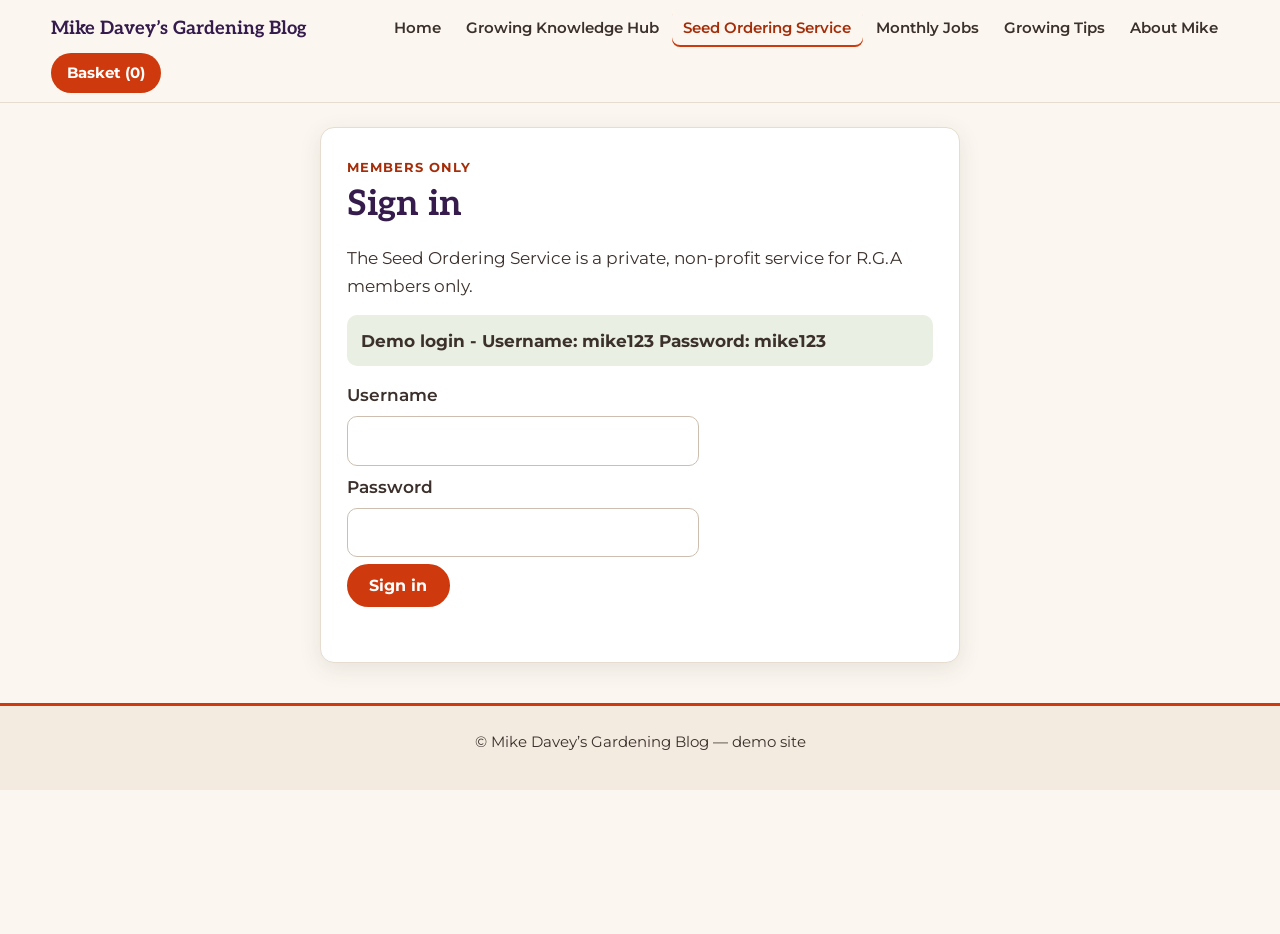
<file: seed-quicklist.html>
<!DOCTYPE html>
<html lang="en-GB">
<head>
<meta charset="UTF-8">
<meta name="viewport" content="width=device-width, initial-scale=1.0">
<title>Seed Ordering Service | Mike Davey’s Gardening Blog</title>
<meta name="description" content="Quick order list for the demo seed catalogue. Tick to add to the basket. No payment is taken.">
<link rel="stylesheet" href="style.css">
</head>
<body data-member-gate id="top" class="ql-page" data-page="quicklist">
<a class="skip-link" href="#main">Skip to content</a>
<header class="site-header">
  <h1><a href="index.html">Mike Davey’s Gardening Blog</a></h1>
  <nav aria-label="Main">
    <a href="index.html">Home</a>
    <a href="knowledge-hub.html">Growing Knowledge Hub</a>
    <a href="seed-order.html" class="active" aria-current="page">Seed Ordering Service</a>
    <a href="monthly.html">Monthly Jobs</a>
    <a href="tips.html">Growing Tips</a>
    <a href="about.html">About Mike</a>
  </nav>
  <a class="basket-link" href="seed-basket.html">Basket (<span data-basket-count>0</span>)</a>
  <p id="member-bar" class="member-bar" hidden></p>
</header>

<main id="main">
  <section id="member-gate" class="content-box member-gate" aria-labelledby="member-gate-title">
    <p class="kicker">Members only</p>
    <h2 id="member-gate-title">Sign in</h2>
    <p>The Seed Ordering Service is a private, non-profit service for R.G.A members only.</p>
    <p class="demo-login">Demo login - Username: mike123  Password: mike123</p>
    <form id="member-form" class="member-form">
      <label for="member-user">Username</label>
      <input id="member-user" name="username" type="text" autocomplete="username" required>
      <label for="member-pass">Password</label>
      <input id="member-pass" name="password" type="password" autocomplete="current-password" required>
      <p class="member-error" id="member-error" role="alert" hidden>That username or password is not recognised.</p>
      <p><button class="btn" type="submit">Sign in</button></p>
    </form>
  </section>
  <div id="member-app">
  <p class="service-notice" role="note">The Seed Ordering Service is a private, non-profit service for R.G.A members only.</p>
  <p class="demo-note" role="note"><strong>Demo.</strong> Each line shows the catalogue price and the example member price. No payment is taken, and orders are not sent anywhere. The basket stays in this browser only.</p>
  <p class="crumbs"><a href="seed-order.html">Seed Ordering Service</a> › <span aria-current="page">Quick order list</span></p>
  <section class="produce-host content-box">
    <img class="produce-deco produce-deco--tr produce-deco--sm" src="img/produce/pea.webp" width="178" height="215" alt="" aria-hidden="true" decoding="async">
    <p class="kicker">Demo catalogue</p>
    <h2>Seed Ordering Service</h2>
    <p>Every seed and plant line on one page: type, variety, packet size, catalogue price and member price. Tick a box to add one of that item to the basket (the same basket as the rest of the Seed Ordering Service). Untick to take it out. The totals stay at the bottom of the screen.</p>
    <p><a href="seed-shop.html">Prefer cards and details? Use the Seed Ordering Service</a> · <a href="seed-basket.html">View basket</a></p>
  </section>
  <form class="ql-filters" id="ql-filters" role="search" aria-label="Filter the quick order list">
    <p><label for="ql-q">Search</label><br><input id="ql-q" name="q" type="search" placeholder="e.g. tomato, basil, 40 Seeds"></p>
    <p><label for="ql-cat">Type</label><br>
      <select id="ql-cat" name="cat">
        <option value="">All types</option>
        <option value="veg">Vegetables</option>
        <option value="herb">Herbs</option>
        <option value="fruit">Fruit and plants</option>
      </select>
    </p>
    <p class="meta" id="ql-result" aria-live="polite"></p>
  </form>
  <div class="ql-wrap" id="ql-list" role="table" aria-label="Quick order list"></div>
  <p class="ql-endtop"><a class="ql-top" href="#top">&#8593; Back to top</a></p>
  <div class="empty-state" id="ql-empty" hidden><h3>No lines match</h3><p>Try a different word or choose another type.</p></div>
</div>
</main>

<div class="ql-bar" role="region" aria-label="Basket totals">
  <div class="ql-bar-totals" aria-live="polite">
    <span><strong id="ql-count">0</strong> items</span>
    <span>Catalogue <strong id="ql-catalogue">£0.00</strong></span>
    <span>Member <strong id="ql-member-total">£0.00</strong></span>
    <span>You save <strong id="ql-you-save">£0.00 (0%)</strong></span>
  </div>
  <div class="ql-bar-acts"><a class="ql-top" href="#top" aria-label="Back to top of list" title="Back to top">&#8593; Top</a><a class="btn" id="ql-buy" href="seed-basket.html">View basket</a></div>
</div>

<footer>
  <p>© Mike Davey’s Gardening Blog — demo site</p>
</footer>
<script src="members-data.js"></script>
<script src="member-gate.js"></script>
<script src="kings-seeds-data.js"></script>
<script src="shop-core.js"></script>
<script src="seed-quicklist.js"></script>
</body>
</html>
</file>
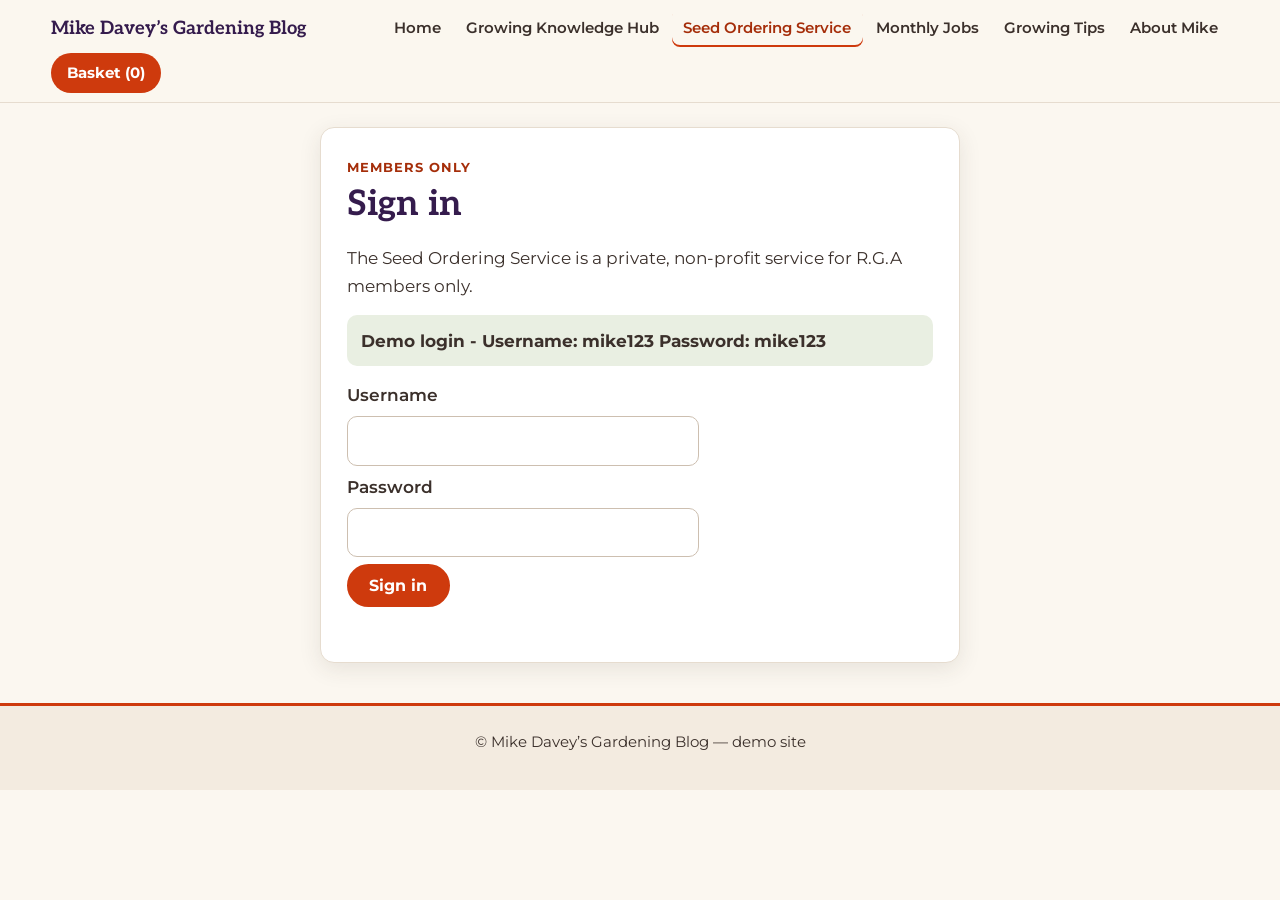
<file: seed-shop.html>
<!DOCTYPE html>
<html lang="en-GB">
<head>
<meta charset="UTF-8">
<meta name="viewport" content="width=device-width, initial-scale=1.0">
<title>Seed Ordering Service | Mike Davey’s Gardening Blog</title>
<meta name="description" content="Browse the demo seed catalogue. List price only. No payment is taken and orders are not sent.">
<link rel="stylesheet" href="style.css">
</head>
<body data-member-gate id="top" data-page="list">
<a class="skip-link" href="#main">Skip to content</a>
<header class="site-header">
  <h1><a href="index.html">Mike Davey’s Gardening Blog</a></h1>
  <nav aria-label="Main">
    <a href="index.html">Home</a>
    <a href="knowledge-hub.html">Growing Knowledge Hub</a>
    <a href="seed-order.html" class="active" aria-current="page">Seed Ordering Service</a>
    <a href="monthly.html">Monthly Jobs</a>
    <a href="tips.html">Growing Tips</a>
    <a href="about.html">About Mike</a>
  </nav>
  <a class="basket-link" href="seed-basket.html">Basket (<span data-basket-count>0</span>)</a>
  <p id="member-bar" class="member-bar" hidden></p>
</header>

<main id="main">
  <section id="member-gate" class="content-box member-gate" aria-labelledby="member-gate-title">
    <p class="kicker">Members only</p>
    <h2 id="member-gate-title">Sign in</h2>
    <p>The Seed Ordering Service is a private, non-profit service for R.G.A members only.</p>
    <p class="demo-login">Demo login - Username: mike123  Password: mike123</p>
    <form id="member-form" class="member-form">
      <label for="member-user">Username</label>
      <input id="member-user" name="username" type="text" autocomplete="username" required>
      <label for="member-pass">Password</label>
      <input id="member-pass" name="password" type="password" autocomplete="current-password" required>
      <p class="member-error" id="member-error" role="alert" hidden>That username or password is not recognised.</p>
      <p><button class="btn" type="submit">Sign in</button></p>
    </form>
  </section>
  <div id="member-app">
  <p class="service-notice" role="note">The Seed Ordering Service is a private, non-profit service for R.G.A members only.</p>
  <p class="demo-note" role="note"><strong>Demo.</strong> Each line shows the catalogue price and the example member price. No payment is taken, and orders are not sent anywhere. The basket stays in this browser only.</p>
  <p class="crumbs" id="crumbs"><a href="seed-order.html">Seed Ordering Service</a></p>
  <div class="shop-banner"><span>Catalogue list price</span><strong>Demo only – no payment, orders are not sent</strong></div>
  <div class="produce-host section-head" style="margin:0 0 .6rem">
    <img class="produce-deco produce-deco--tr produce-deco--sm" src="img/produce/kale.webp" width="160" height="260" alt="" aria-hidden="true" decoding="async">
    <h2 id="list-title" style="margin:0">Seeds</h2>
  </div>
  <nav class="view-toggle" id="view-toggle" aria-label="Page or list view">
    <a href="seed-shop.html?view=page" aria-current="page">Page view</a>
    <a href="seed-shop.html?view=list">List view</a>
  </nav>
  <p class="meta" style="margin:0 0 .8rem">Page view shows cards, 24 to a page. List view is one line per product, with tick boxes and a total at the bottom. <a href="seed-quicklist.html">Or open the full quick order list</a>.</p>
  <nav class="cat-tabs" id="cat-tabs" aria-label="Categories"></nav>
  <div class="shop-layout">
    <form class="filters" id="filters" role="search" aria-label="Filter seeds">
      <label for="f-q">Search</label><input id="f-q" name="q" type="search" placeholder="e.g. tomato, basil">
      <label for="f-cat">Category</label><select id="f-cat" name="cat"><option value="">All categories</option><option value="veg">Vegetables</option><option value="herb">Herbs</option><option value="fruit">Fruit and plants</option></select>
      <label for="f-crop">Crop</label><select id="f-crop" name="crop"></select>
      <label for="f-sort">Sort by</label><select id="f-sort" name="sort"><option value="">Catalogue order</option><option value="name">Name A–Z</option><option value="price-asc">Price: low to high</option><option value="price-desc">Price: high to low</option></select>
      <label class="check"><input type="checkbox" name="clay" value="1"> Clay-soil friendly only</label>
      <p style="margin-top:1rem"><button class="btn" type="submit">Show results</button> <a href="seed-shop.html">Clear</a></p>
    </form>
    <div>
      <div class="result-bar"><p class="meta" id="result-count" aria-live="polite"></p><a class="basket-link" href="seed-basket.html">Basket (<span data-basket-count>0</span>)</a></div>
      <div id="shop-page-view">
        <ul class="pgrid" id="grid"></ul>
        <nav class="pager" id="pager" aria-label="Pages"></nav>
      </div>
      <div id="shop-list-view" hidden>
        <div class="ql-wrap" id="ql-list" role="table" aria-label="Seed list"></div>
        <p class="ql-endtop"><a class="ql-top" href="#top">&#8593; Back to top</a></p>
      </div>
      <div class="empty-state" id="empty" hidden><h3>No seeds match</h3><p>Try a different word, another crop, or clear the filters.</p><p><a class="btn" href="seed-shop.html">Clear filters</a> <a class="btn ghost" href="seed-order.html">Seed Ordering Service</a></p></div>
    </div>
  </div>
</div>
</main>

<div class="ql-bar" id="ql-bar" role="region" aria-label="Basket totals" hidden>
  <div class="ql-bar-totals" aria-live="polite">
    <span><strong id="ql-count">0</strong> items</span>
    <span>Catalogue <strong id="ql-catalogue">£0.00</strong></span>
    <span>Member <strong id="ql-member-total">£0.00</strong></span>
    <span>You save <strong id="ql-you-save">£0.00 (0%)</strong></span>
  </div>
  <div class="ql-bar-acts"><a class="ql-top" href="#top" aria-label="Back to top of list" title="Back to top">&#8593; Top</a><a class="btn" id="ql-buy" href="seed-basket.html">View basket</a></div>
</div>

<footer>
  <p>© Mike Davey’s Gardening Blog — demo site</p>
</footer>
<script src="members-data.js"></script>
<script src="member-gate.js"></script>
<script src="kings-seeds-data.js"></script>
<script src="shop-core.js"></script>
<script src="seed-quicklist.js"></script>
<script src="shop-ui.js"></script>
</body>
</html>
</file>
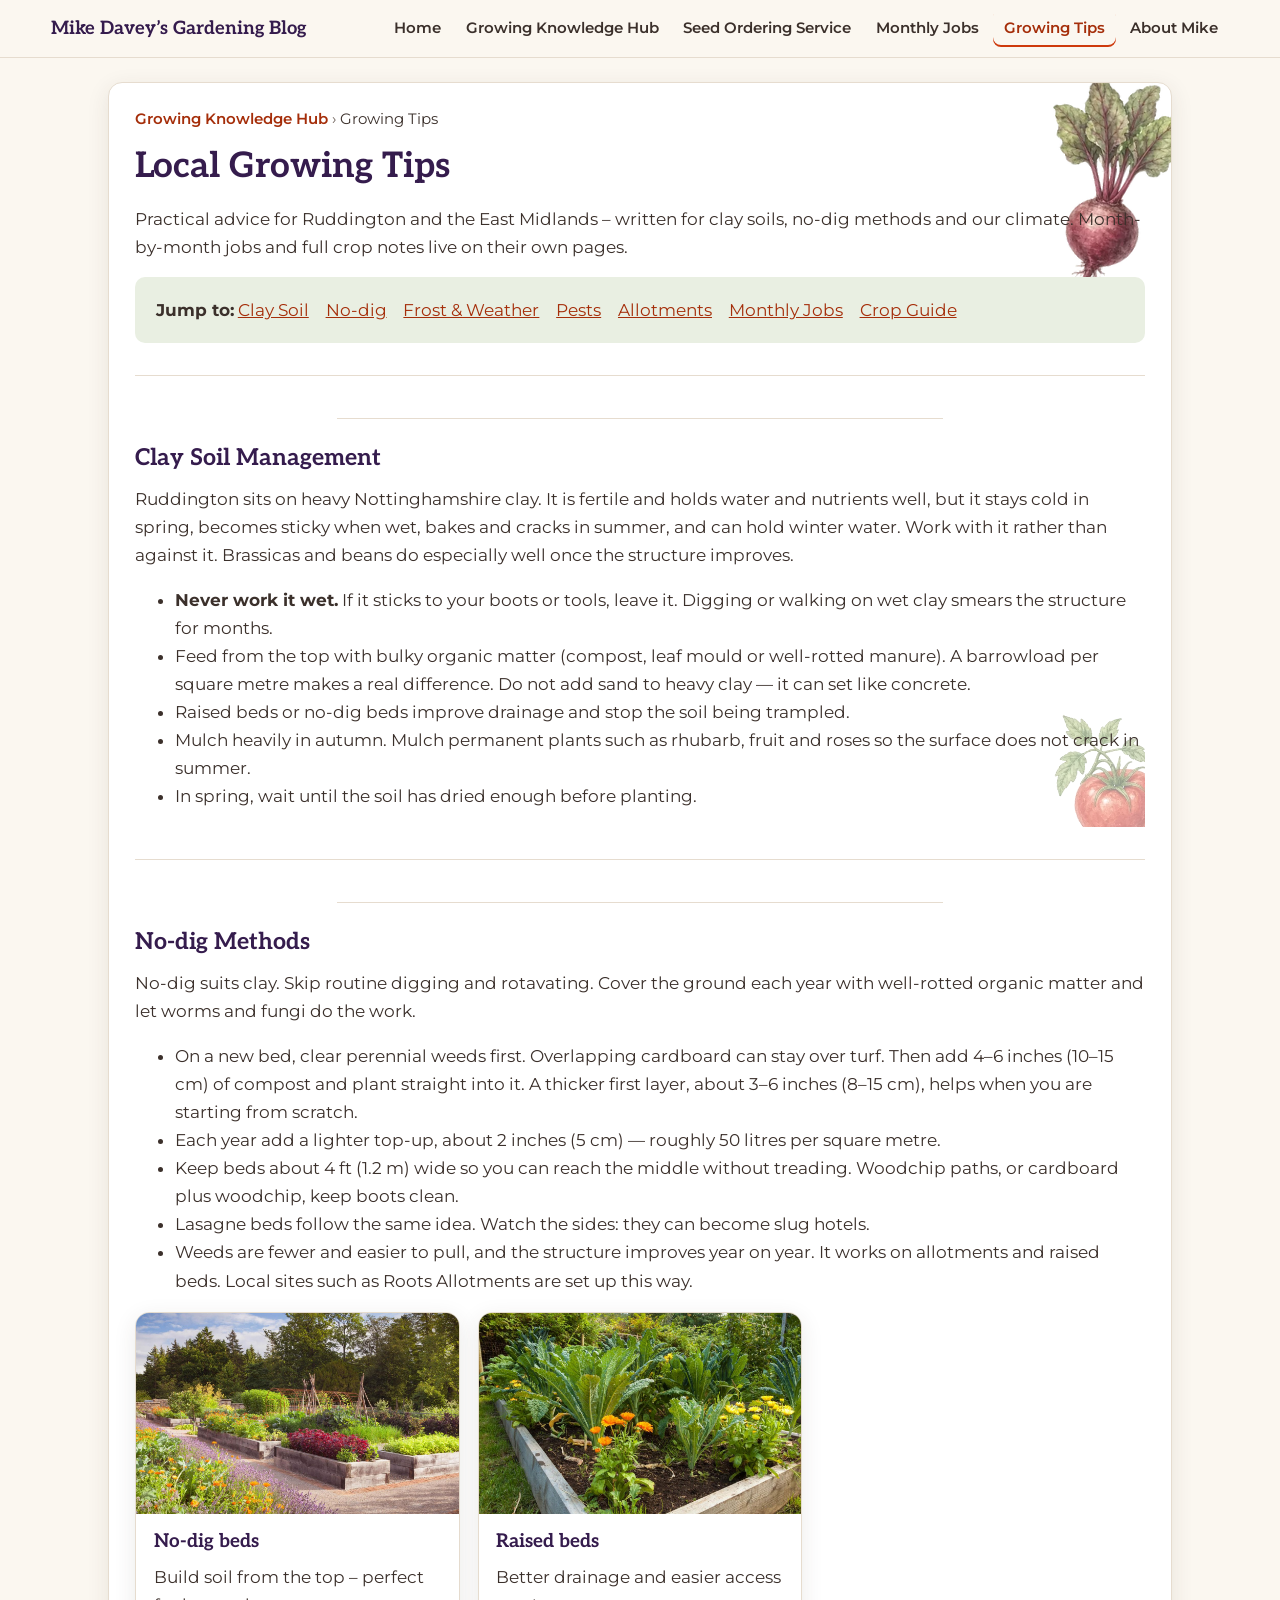
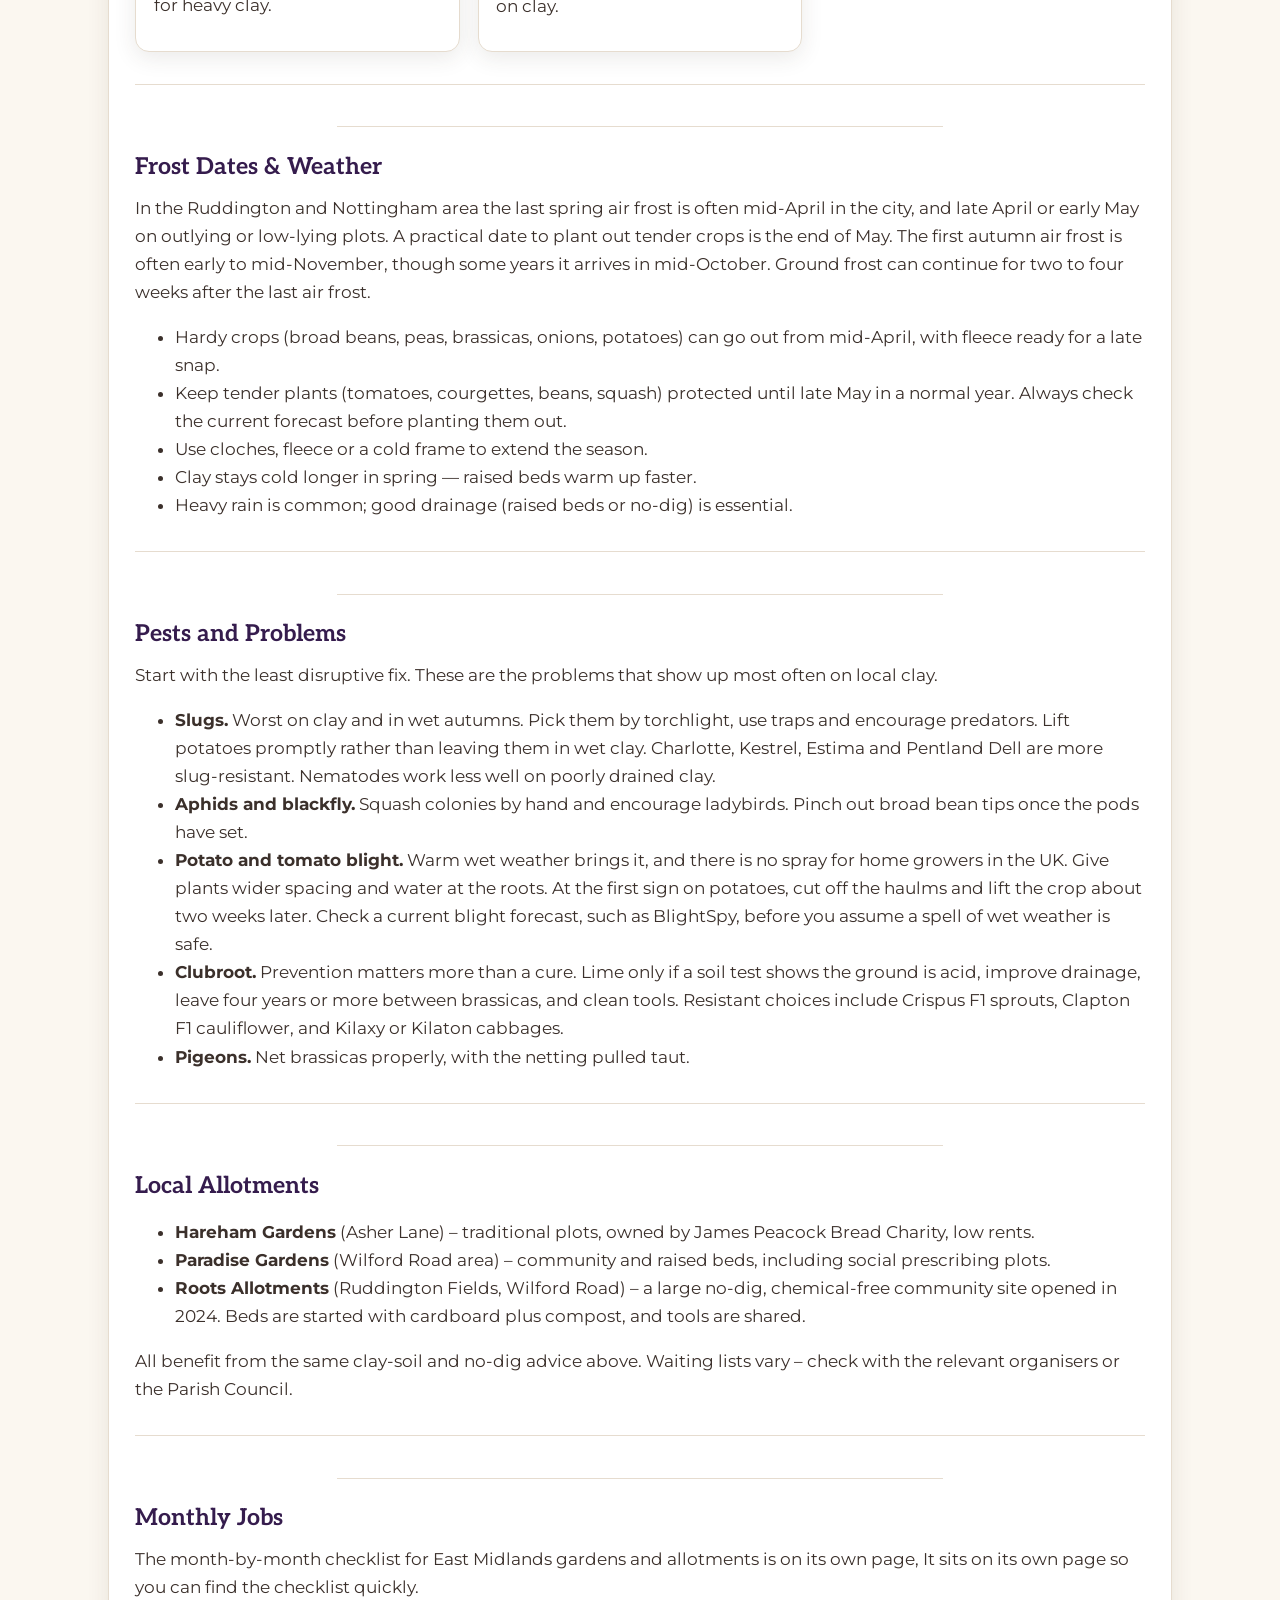
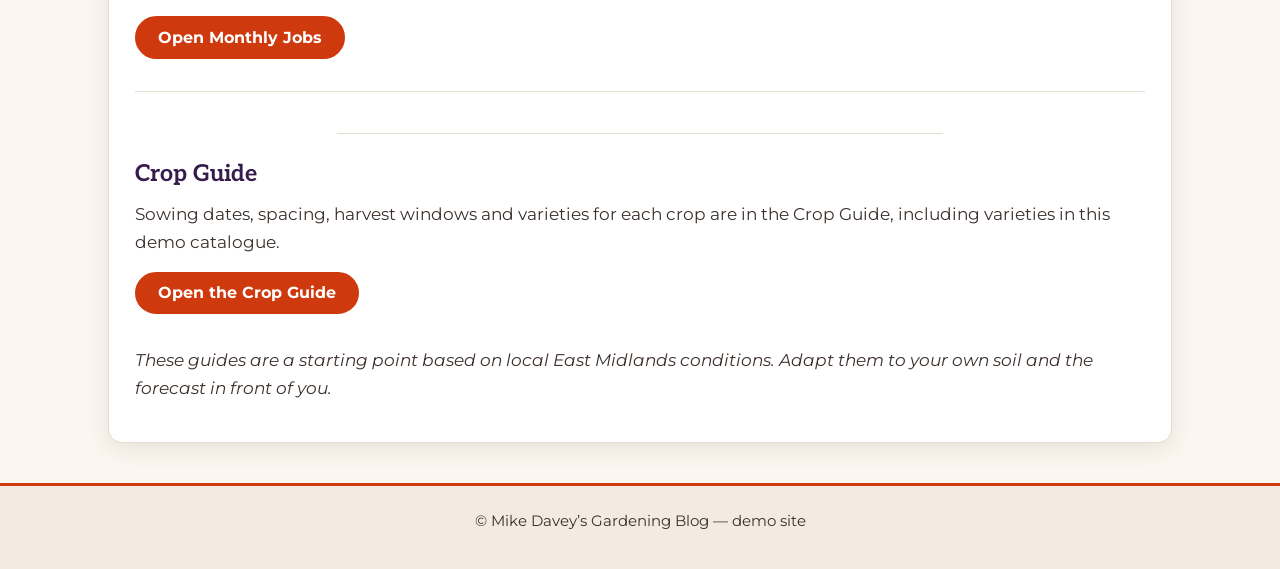
<file: tips.html>
<!DOCTYPE html>
<html lang="en-GB">
<head>
<meta charset="UTF-8">
<meta name="viewport" content="width=device-width, initial-scale=1.0">
<title>Growing Tips | Mike Davey’s Gardening Blog</title>
<meta name="description" content="Growing tips for Nottinghamshire and the East Midlands: clay soil, no-dig, frost dates and pests.">
<link rel="stylesheet" href="style.css">
</head>
<body>
<a class="skip-link" href="#main">Skip to content</a>

<header class="site-header">
  <h1><a href="index.html">Mike Davey’s Gardening Blog</a></h1>
  <nav aria-label="Main">
    <a href="index.html">Home</a>
    <a href="knowledge-hub.html">Growing Knowledge Hub</a>
    <a href="seed-order.html">Seed Ordering Service</a>
    <a href="monthly.html">Monthly Jobs</a>
    <a href="tips.html" class="active" aria-current="page">Growing Tips</a>
    <a href="about.html">About Mike</a>
  </nav>
</header>

<main id="main">
  <div class="produce-host content-box">
<img class="produce-deco produce-deco--tr" src="img/produce/beetroot.webp" width="156" height="260" alt="" aria-hidden="true" decoding="async">
    <p class="crumbs"><a href="knowledge-hub.html">Growing Knowledge Hub</a> › <span aria-current="page">Growing Tips</span></p>
    <h2>Local Growing Tips</h2>
    <p>Practical advice for Ruddington and the East Midlands – written for clay soils, no-dig methods and our climate. Month-by-month jobs and full crop notes live on their own pages.</p>

    <div class="toc">
      <strong>Jump to:</strong>
      <a href="#soil">Clay Soil</a>
      <a href="#nodig">No-dig</a>
      <a href="#frost">Frost &amp; Weather</a>
      <a href="#pests">Pests</a>
      <a href="#allotments">Allotments</a>
      <a href="#monthly-jobs">Monthly Jobs</a>
      <a href="#crops">Crop Guide</a>
    </div>

    <div class="produce-host guide-section" id="soil">
<img class="produce-deco produce-deco--br produce-deco--faint produce-deco--sm" src="img/produce/tomato.webp" width="191" height="243" alt="" aria-hidden="true" decoding="async">
      <hr class="leaf">
      <h3>Clay Soil Management</h3>
      <p>Ruddington sits on heavy Nottinghamshire clay. It is fertile and holds water and nutrients well, but it stays cold in spring, becomes sticky when wet, bakes and cracks in summer, and can hold winter water. Work with it rather than against it. Brassicas and beans do especially well once the structure improves.</p>
      <ul class="leaf-list">
        <li><strong>Never work it wet.</strong> If it sticks to your boots or tools, leave it. Digging or walking on wet clay smears the structure for months.</li>
        <li>Feed from the top with bulky organic matter (compost, leaf mould or well-rotted manure). A barrowload per square metre makes a real difference. Do not add sand to heavy clay — it can set like concrete.</li>
        <li>Raised beds or no-dig beds improve drainage and stop the soil being trampled.</li>
        <li>Mulch heavily in autumn. Mulch permanent plants such as rhubarb, fruit and roses so the surface does not crack in summer.</li>
        <li>In spring, wait until the soil has dried enough before planting.</li>
      </ul>
    </div>

    <div class="guide-section" id="nodig">
      <hr class="leaf">
      <h3>No-dig Methods</h3>
      <p>No-dig suits clay. Skip routine digging and rotavating. Cover the ground each year with well-rotted organic matter and let worms and fungi do the work.</p>
      <ul class="leaf-list">
        <li>On a new bed, clear perennial weeds first. Overlapping cardboard can stay over turf. Then add 4–6 inches (10–15 cm) of compost and plant straight into it. A thicker first layer, about 3–6 inches (8–15 cm), helps when you are starting from scratch.</li>
        <li>Each year add a lighter top-up, about 2 inches (5 cm) — roughly 50 litres per square metre.</li>
        <li>Keep beds about 4 ft (1.2 m) wide so you can reach the middle without treading. Woodchip paths, or cardboard plus woodchip, keep boots clean.</li>
        <li>Lasagne beds follow the same idea. Watch the sides: they can become slug hotels.</li>
        <li>Weeds are fewer and easier to pull, and the structure improves year on year. It works on allotments and raised beds. Local sites such as Roots Allotments are set up this way.</li>
      </ul>
      <div class="cards">
        <div class="card">
          <img src="allotment.jpg" width="560" height="360" loading="lazy" alt="No-dig allotment beds">
          <div><h4>No-dig beds</h4><p>Build soil from the top – perfect for heavy clay.</p></div>
        </div>
        <div class="card">
          <img src="raised-bed.jpg" width="560" height="360" loading="lazy" alt="Raised beds with flowers and veg">
          <div><h4>Raised beds</h4><p>Better drainage and easier access on clay.</p></div>
        </div>
      </div>
    </div>

    <div class="guide-section" id="frost">
      <hr class="leaf">
      <h3>Frost Dates &amp; Weather</h3>
      <p>In the Ruddington and Nottingham area the last spring air frost is often mid-April in the city, and late April or early May on outlying or low-lying plots. A practical date to plant out tender crops is the end of May. The first autumn air frost is often early to mid-November, though some years it arrives in mid-October. Ground frost can continue for two to four weeks after the last air frost.</p>
      <ul class="leaf-list">
        <li>Hardy crops (broad beans, peas, brassicas, onions, potatoes) can go out from mid-April, with fleece ready for a late snap.</li>
        <li>Keep tender plants (tomatoes, courgettes, beans, squash) protected until late May in a normal year. Always check the current forecast before planting them out.</li>
        <li>Use cloches, fleece or a cold frame to extend the season.</li>
        <li>Clay stays cold longer in spring — raised beds warm up faster.</li>
        <li>Heavy rain is common; good drainage (raised beds or no-dig) is essential.</li>
      </ul>
    </div>

    <div class="guide-section" id="pests">
      <hr class="leaf">
      <h3>Pests and Problems</h3>
      <p>Start with the least disruptive fix. These are the problems that show up most often on local clay.</p>
      <ul class="leaf-list">
        <li><strong>Slugs.</strong> Worst on clay and in wet autumns. Pick them by torchlight, use traps and encourage predators. Lift potatoes promptly rather than leaving them in wet clay. Charlotte, Kestrel, Estima and Pentland Dell are more slug-resistant. Nematodes work less well on poorly drained clay.</li>
        <li><strong>Aphids and blackfly.</strong> Squash colonies by hand and encourage ladybirds. Pinch out broad bean tips once the pods have set.</li>
        <li><strong>Potato and tomato blight.</strong> Warm wet weather brings it, and there is no spray for home growers in the UK. Give plants wider spacing and water at the roots. At the first sign on potatoes, cut off the haulms and lift the crop about two weeks later. Check a current blight forecast, such as BlightSpy, before you assume a spell of wet weather is safe.</li>
        <li><strong>Clubroot.</strong> Prevention matters more than a cure. Lime only if a soil test shows the ground is acid, improve drainage, leave four years or more between brassicas, and clean tools. Resistant choices include Crispus F1 sprouts, Clapton F1 cauliflower, and Kilaxy or Kilaton cabbages.</li>
        <li><strong>Pigeons.</strong> Net brassicas properly, with the netting pulled taut.</li>
      </ul>
    </div>

    <div class="guide-section" id="allotments">
      <hr class="leaf">
      <h3>Local Allotments</h3>
      <ul class="leaf-list">
        <li><strong>Hareham Gardens</strong> (Asher Lane) – traditional plots, owned by James Peacock Bread Charity, low rents.</li>
        <li><strong>Paradise Gardens</strong> (Wilford Road area) – community and raised beds, including social prescribing plots.</li>
        <li><strong>Roots Allotments</strong> (Ruddington Fields, Wilford Road) – a large no-dig, chemical-free community site opened in 2024. Beds are started with cardboard plus compost, and tools are shared.</li>
      </ul>
      <p>All benefit from the same clay-soil and no-dig advice above. Waiting lists vary – check with the relevant organisers or the Parish Council.</p>
    </div>

    <div class="guide-section" id="monthly-jobs">
      <hr class="leaf">
      <h3>Monthly Jobs</h3>
      <p>The month-by-month checklist for East Midlands gardens and allotments is on its own page, It sits on its own page so you can find the checklist quickly.</p>
      <p><a class="btn" href="monthly.html">Open Monthly Jobs</a></p>
    </div>

    <div class="guide-section" id="crops">
      <hr class="leaf">
      <h3>Crop Guide</h3>
      <p>Sowing dates, spacing, harvest windows and varieties for each crop are in the Crop Guide, including varieties in this demo catalogue.</p>
      <p><a class="btn" href="knowledge/index.html">Open the Crop Guide</a></p>
    </div>

    <p style="margin-top:2rem;"><em>These guides are a starting point based on local East Midlands conditions. Adapt them to your own soil and the forecast in front of you.</em></p>
  </div>
</main>

<footer>
  <p>© Mike Davey’s Gardening Blog — demo site</p>
</footer>
</body>
</html>
</file>
<file: style.css>
/* Blog theme. Warm cream, terracotta and aubergine. */
@import url("https://fonts.googleapis.com/css2?family=Aleo:wght@400;600;700&family=Montserrat:wght@400;500;600;700&display=swap");
:root{
  --rust:#ce3a0d;--rust-dk:#a52e0a;--rust-soft:#fbe7dd;--aub:#351c4d;--aub-soft:#efe8f3;
  --cream:#fbf7f0;--paper:#ffffff;--ink:#3b302b;--muted:#6b5e57;--sage:#4f6b3f;--sage-soft:#e9efe2;--line:#e6dccf;
  --radius:14px;--shadow:0 6px 22px rgba(59,48,43,.10);--focus:#1d4ed8;
  --font-head:Aleo,Georgia,"Times New Roman",serif;--font-body:Montserrat,"Segoe UI",system-ui,-apple-system,Arial,sans-serif;
  /* legacy aliases used by page-level styles */
  --green:var(--sage);--green-light:#6b8a58;--accent:var(--rust);--clay:var(--rust-dk);--text:var(--ink);
  --head:var(--aub);--rasp:var(--rust);--coral:var(--rust);--gold-s:#e3b86a;--cardbg:var(--paper);--star:#d99a1e
}
*,*::before,*::after{box-sizing:border-box}
html{scroll-padding-top:5.5rem;-webkit-text-size-adjust:100%}
body{margin:0;font-family:var(--font-body);font-size:1.0625rem;line-height:1.65;color:var(--ink);background:var(--cream);overflow-x:hidden}
img{max-width:100%;height:auto}
h1,h2,h3,h4{font-family:var(--font-head);color:var(--aub);line-height:1.25;margin:0 0 .5em}
h2{font-size:clamp(1.6rem,3.2vw,2.2rem)}h3{font-size:1.45rem}h4{font-size:1.18rem}
p{margin:0 0 .9em}
a{color:var(--rust-dk)}a:hover{color:var(--aub)}
a:focus-visible,button:focus-visible,input:focus-visible,select:focus-visible,textarea:focus-visible,summary:focus-visible,[tabindex]:focus-visible{outline:3px solid var(--focus);outline-offset:2px}
.skip-link{position:absolute;left:-999px;top:0;background:var(--aub);color:#fff;padding:.6rem 1rem;z-index:3000}.skip-link:focus{left:1rem;top:1rem}
.sr,.sr-only{position:absolute!important;width:1px;height:1px;overflow:hidden;clip:rect(0 0 0 0);white-space:nowrap}
.hidden,.hide{display:none!important}

/* Site header – the only sticky chrome */
.site-header{position:sticky;top:0;z-index:1000;background:rgba(251,247,240,.96);border-bottom:1px solid var(--line);
  display:flex;flex-wrap:wrap;align-items:center;justify-content:space-between;gap:.4rem 1rem;padding:.6rem max(4%,1rem)}
.site-header h1{font-size:1.15rem;margin:0;color:var(--aub)}.site-header h1 a{color:inherit;text-decoration:none}
.site-header nav{display:flex;flex-wrap:wrap;gap:.15rem}
.site-header nav a{color:var(--ink);text-decoration:none;font-weight:600;font-size:.93rem;padding:.4rem .7rem;border-radius:8px}
.site-header nav a:hover{background:var(--rust-soft);color:var(--rust-dk)}
.site-header nav a.active,.site-header nav a[aria-current]{color:var(--rust-dk);box-shadow:inset 0 -2px 0 var(--rust)}
.site-header .cartbtn,.basket-link{background:var(--rust);color:#fff;border:0;border-radius:999px;padding:.45rem 1rem;font:inherit;font-weight:700;font-size:.95rem;cursor:pointer;text-decoration:none;white-space:nowrap}
.site-header .cartbtn:hover,.basket-link:hover{background:var(--rust-dk);color:#fff}
@media(max-width:820px){.site-header{position:static}.site-header nav{width:100%}.site-header nav a{padding:.35rem .55rem}}

/* Layout */
main{display:block;max-width:1140px;margin:1.5rem auto 2.5rem;padding:0 max(3%,1rem)}
.content-box,.box{background:var(--paper);border:1px solid var(--line);border-radius:var(--radius);padding:1.5rem 1.6rem;margin:0 0 1.4rem;box-shadow:var(--shadow)}
.section-head{margin:0 0 1rem}.section-head h3{margin:.1rem 0 .3rem}.section-head p{color:var(--muted);margin:0;max-width:46em}
.kicker,.hub-kicker,.s-kicker{display:inline-block;font-size:.8rem;font-weight:700;letter-spacing:.08em;text-transform:uppercase;color:var(--rust-dk);margin:0 0 .25rem}
.meta{color:var(--muted);font-size:.93rem}
footer{background:#f3ebe0;color:var(--ink);border-top:3px solid var(--rust);text-align:center;padding:1.4rem 1rem;margin-top:2rem;font-size:.95rem}
footer a{color:var(--rust-dk)}
.demo,.demo-note{background:#fff6e0;border:1px solid #edd59b;color:#5b4410;padding:.6rem 1rem;font-weight:600;text-align:center}
.service-notice{background:var(--aub-soft);border-left:4px solid var(--aub);border-radius:12px;padding:.85rem 1.1rem;margin:0 0 1rem;color:var(--aub);font-weight:600}
.s-hero .service-notice{max-width:40em}
body[data-member-gate]:not(.is-member) #member-app,
body[data-member-gate]:not(.is-member) .ql-bar{display:none !important}
body[data-member-gate].is-member #member-gate{display:none}
.member-gate{max-width:40rem;margin-left:auto;margin-right:auto}
.member-form{display:grid;gap:.45rem;max-width:22rem;margin:.8rem 0 1rem}
.member-form input{width:100%}
.demo-login{background:var(--sage-soft);border-radius:10px;padding:.7rem .9rem;font-weight:700}
.bulk-note{background:var(--sage-soft);border-radius:12px;padding:.85rem 1rem;margin:0 0 1rem}
.member-error{color:#8f2a1a;font-weight:600;margin:0}
.member-bar{flex-basis:100%;margin:0;font-weight:700;font-size:.92rem}
.member-bar a{font-weight:700}
.demo-note{border-radius:10px;text-align:left;font-weight:500;margin:.6rem 0}
hr.leaf{border:0;border-top:1px solid var(--line);margin:1.6rem auto;max-width:60%}

/* Buttons */
.btn{display:inline-block;background:var(--rust);color:#fff;border:2px solid var(--rust);border-radius:999px;padding:.6rem 1.3rem;font:inherit;font-weight:700;font-size:1rem;text-decoration:none;cursor:pointer;line-height:1.2}
.btn.buy-now{display:block;width:100%;text-align:center;background:var(--rust);border-color:var(--rust);letter-spacing:.03em;padding:.75rem 1rem;font-size:1rem}
.btn.buy-now:hover{background:var(--rust-dk);border-color:var(--rust-dk);color:#fff}
.pitem .acts{flex-direction:column;align-items:stretch}
.ql-tick .buy-now{display:inline-block;width:auto;min-width:12rem;padding:.55rem .9rem;font-size:.92rem}
.toast{max-width:min(34rem,92vw);text-align:center;line-height:1.35}
.btn:hover{background:var(--rust-dk);border-color:var(--rust-dk);color:#fff}
.btn.ghost,.btn.sec,.btn-outline{background:transparent;color:var(--rust-dk);border-color:var(--rust)}
.btn.ghost:hover,.btn.sec:hover,.btn-outline:hover{background:var(--rust);color:#fff}
.btn.danger{background:#8f2a1a;border-color:#8f2a1a}
.btn.linkish{background:none;border:0;color:var(--rust-dk);text-decoration:underline;padding:.3rem}
.btn.coming-soon,span.btn.coming-soon{background:#eee7df;border-color:#eee7df;color:var(--muted);cursor:default}
.btn[disabled],button[disabled]{opacity:.55;cursor:not-allowed}
.backbtn{background:none;border:0;color:var(--rust-dk);font:inherit;font-weight:700;cursor:pointer;padding:.3rem 0}

/* Forms */
input,select,textarea{font:inherit;color:var(--ink);background:#fff;border:1px solid #cdbfb0;border-radius:10px;padding:.6rem .8rem;max-width:100%}
label{font-weight:600}
.join-form label{display:block;margin:.8rem 0 .25rem}.join-form input[type=text],.join-form input[type=email],.join-form input[type=tel],.join-form textarea,.join-form select{width:100%}
.join-form .checks label{display:flex;gap:.5rem;font-weight:500}.join-form .form-actions{margin-top:1rem;display:flex;gap:.6rem;flex-wrap:wrap}.join-form .hint{color:var(--muted);font-size:.92rem}

/* Hero */
.s-hero,.hero{display:grid;grid-template-columns:1.1fr .9fr;gap:2rem;align-items:center;max-width:1140px;margin:1.5rem auto 0;padding:1rem max(3%,1rem) 0}
.s-hero h2,.hero h2{font-size:clamp(2rem,4.4vw,3rem);color:var(--aub)}.s-hero h2 em{color:var(--rust);font-style:normal}
.s-hero p,.hero p{font-size:1.12rem;max-width:36em}
.s-acts,.acts{display:flex;gap:.7rem;flex-wrap:wrap;margin-top:.6rem}
.s-photo img{width:100%;aspect-ratio:4/3;object-fit:cover;border-radius:22px;box-shadow:var(--shadow)}
.hero.plain,.hero:not(.s-hero):not(:has(.s-photo)){display:block;text-align:center}
.hero:not(.s-hero):not(:has(.s-photo)) p{margin-left:auto;margin-right:auto}
@media(max-width:820px){.s-hero,.hero{grid-template-columns:1fr}}

/* Generic cards */
.cards,.link-grid{display:grid;grid-template-columns:repeat(auto-fill,minmax(250px,1fr));gap:1.1rem}
.card,.link-card,.month-card,.scard{background:var(--paper);border:1px solid var(--line);border-radius:var(--radius);overflow:hidden;box-shadow:var(--shadow)}
.card img{display:block;width:100%;aspect-ratio:16/10;object-fit:cover}.card>div{padding:1rem 1.1rem}
.link-card,.month-card{padding:1rem 1.1rem}.link-card .tag{display:inline-block;background:var(--sage-soft);color:var(--sage);border-radius:999px;padding:.1rem .6rem;font-size:.8rem;font-weight:700}
.link-chips{display:flex;flex-wrap:wrap;gap:.4rem;margin:.8rem 0}.link-chips a{background:var(--rust-soft);color:var(--rust-dk);border-radius:999px;padding:.3rem .8rem;text-decoration:none;font-weight:600;font-size:.92rem}
.month-card ul{padding-left:1.1rem}
.whats-new{background:var(--rust-soft);border-radius:var(--radius);padding:1rem 1.3rem}.whats-new ul{margin:.3rem 0 0;padding-left:1.2rem}
.s-offer{list-style:none;padding:0;display:grid;grid-template-columns:repeat(auto-fit,minmax(220px,1fr));gap:.6rem}
.s-offer li{background:var(--sage-soft);border-radius:10px;padding:.7rem .9rem}
.toc{background:var(--sage-soft);border-radius:10px;padding:1rem 1.3rem}.toc a{display:inline-block;margin:.2rem .8rem .2rem 0}
.guide-section{border-top:1px solid var(--line);padding-top:1rem;margin-top:2rem}
.help-panel{border:1px solid var(--line);border-radius:12px;padding:.6rem 1rem;background:#fff;margin:.8rem 0}.help-panel>summary{cursor:pointer;font-weight:700;color:var(--aub)}
table{border-collapse:collapse;width:100%}th,td{border:1px solid var(--line);padding:.5rem;text-align:left}th{background:var(--aub);color:#fff}
.table-wrap{overflow-x:auto}
dialog{border:1px solid var(--line);border-radius:var(--radius);max-width:min(720px,94vw)}dialog::backdrop{background:rgba(53,28,77,.45)}

/* ===== Flip cards (photo front, rust back) ===== */
.flip-grid{display:grid;grid-template-columns:repeat(auto-fill,minmax(260px,1fr));gap:1rem;margin:1rem 0}
.flip{position:relative;perspective:1200px;min-height:320px}
.flip-inner{position:relative;width:100%;height:100%;min-height:320px;transition:transform .6s cubic-bezier(.2,.7,.2,1);transform-style:preserve-3d}
.flip-face{position:absolute;inset:0;border-radius:18px;overflow:hidden;backface-visibility:hidden;-webkit-backface-visibility:hidden;display:flex;flex-direction:column;justify-content:flex-end;padding:1.2rem 1.3rem}
.flip-front{color:#fff;background:var(--aub) center/cover no-repeat}
.flip-front::before{content:"";position:absolute;inset:0;background:linear-gradient(180deg,rgba(30,15,10,.05) 25%,rgba(30,15,10,.78) 100%)}
.flip-front>*{position:relative}
.flip-front h3,.flip-front h4{color:#fff;font-size:1.45rem;margin:0 0 .25rem}.flip-front p{margin:0;font-size:1rem}
.flip-back{background:var(--rust);color:#fff;transform:rotateX(180deg);justify-content:center}
.flip-back h3,.flip-back h4{color:#fff;margin:0 0 .4rem}.flip-back p{font-size:.98rem}
.flip-back .btn{background:transparent;border-color:#fff;color:#fff;align-self:flex-start}.flip-back .btn:hover{background:#fff;color:var(--rust-dk)}
.flip-back a:not(.btn){color:#fff}
.flip-toggle{position:absolute;top:.7rem;right:.7rem;z-index:3;background:rgba(255,255,255,.92);color:var(--aub);border:0;border-radius:999px;padding:.3rem .75rem;font:inherit;font-size:.85rem;font-weight:700;cursor:pointer}
.flip.is-flipped .flip-inner{transform:rotateX(180deg)}
/* No-JS fallback only; with flip.js, hover is mirrored into .is-flipped */
@media(hover:hover){.flip:not(.flip-js):hover .flip-inner{transform:rotateX(180deg)}}
.flip.no-photo .flip-front{background:linear-gradient(150deg,#4a2a63,var(--aub))}
@media(prefers-reduced-motion:reduce){
  .flip,.flip-inner{min-height:0}.flip-inner{transform:none!important;transition:none}
  .flip-face{position:relative;backface-visibility:visible;transform:none!important}
  .flip-front{min-height:190px;border-radius:18px 18px 0 0}.flip-back{border-radius:0 0 18px 18px}.flip-toggle{display:none}}

/* ===== Knowledge hub ===== */
.guide-hub .hub-lead{font-size:1.12rem}.guide-hub .hub-note{background:var(--aub-soft);border-radius:10px;padding:.7rem 1rem}
.hub-chat{background:var(--sage-soft);border-radius:12px;padding:1rem 1.2rem}
.hub-chat-note{font-weight:600;color:var(--rust-dk);margin-top:.5rem}
.hub-padlet{margin-top:1rem;border:1px solid var(--line);border-radius:12px;padding:.6rem 1rem}
.hub-padlet-summary{cursor:pointer;font-weight:700;color:var(--aub)}
.hub-padlet-frame{position:relative;margin-top:.6rem}.hub-padlet-frame iframe{width:100%;height:560px;border:0;border-radius:10px;position:relative;background:transparent}
.hub-padlet-fallback{position:absolute;inset:1rem;color:var(--muted)}
.hub-join{text-align:center}

/* ===== Seed Ordering Service ===== */
.crumbs{font-size:.92rem;color:var(--muted);margin:0 0 .8rem}.crumbs a{font-weight:600;text-decoration:none}.crumbs span[aria-current]{color:var(--ink)}
.shop-banner{display:flex;flex-wrap:wrap;gap:.5rem 1rem;align-items:center;background:var(--sage-soft);border-radius:12px;padding:.7rem 1rem;margin-bottom:1rem}
.shop-banner strong{color:var(--sage)}
.pill-off{background:var(--sage);color:#fff;border-radius:999px;padding:.15rem .65rem;font-size:.85rem;font-weight:700}
.pill-plant{background:#efe6da;color:#6a4b25;border-radius:999px;padding:.15rem .65rem;font-size:.85rem;font-weight:700}
.pill-clay{background:#f1e4d6;color:#7a4a22;border-radius:999px;padding:.15rem .65rem;font-size:.85rem;font-weight:700}
.shop-layout{display:grid;grid-template-columns:240px minmax(0,1fr);gap:1.4rem;align-items:start}
.shop-layout>div{min-width:0}
@media(max-width:820px){.shop-layout{grid-template-columns:1fr}}
.filters{background:var(--paper);border:1px solid var(--line);border-radius:var(--radius);padding:1rem}
.filters label{display:block;margin:.7rem 0 .25rem;font-size:.93rem}.filters input[type=search],.filters select{width:100%}
.filters .check{display:flex;gap:.45rem;align-items:center;font-weight:500;margin-top:.8rem}
.cat-tabs{display:flex;flex-wrap:wrap;gap:.4rem;margin:0 0 .8rem}
.cat-tabs a{border:1px solid var(--rust);color:var(--rust-dk);border-radius:999px;padding:.35rem .9rem;text-decoration:none;font-weight:600;font-size:.93rem}
.cat-tabs a[aria-current]{background:var(--rust);color:#fff}
.result-bar{display:flex;flex-wrap:wrap;gap:.5rem;justify-content:space-between;align-items:center;margin-bottom:.8rem}
.pgrid{display:grid;grid-template-columns:repeat(auto-fill,minmax(210px,1fr));gap:1rem;list-style:none;padding:0;margin:0}
.pitem{background:var(--paper);border:1px solid var(--line);border-radius:var(--radius);padding:1rem;display:flex;flex-direction:column;gap:.35rem}
.pitem h3{font-size:1.08rem;margin:0}.pitem h3 a{color:var(--aub);text-decoration:none}.pitem h3 a:hover{text-decoration:underline}
.pitem .crop{font-size:.82rem;color:var(--muted);text-transform:uppercase;letter-spacing:.05em}
.pitem .acts{margin-top:auto;display:flex;gap:.5rem;align-items:center;flex-wrap:wrap}
.price-row{display:flex;flex-wrap:wrap;gap:.2rem .6rem;align-items:baseline}
.price-row .was{text-decoration:line-through;color:var(--muted)}.price-row .now{font-size:1.25rem;font-weight:700;color:var(--sage)}
.price-row .plain{font-size:1.2rem;font-weight:700;color:var(--ink)}.price-row .note{font-size:.84rem;color:var(--muted);width:100%}
.btn.small{padding:.4rem .9rem;font-size:.92rem}
.pager{display:flex;flex-wrap:wrap;gap:.35rem;justify-content:center;margin:1.4rem 0 .4rem}
.pager a,.pager span{min-width:2.4rem;text-align:center;padding:.4rem .7rem;border:1px solid var(--line);border-radius:8px;text-decoration:none;font-weight:600;background:#fff}
.pager span[aria-current]{background:var(--aub);color:#fff;border-color:var(--aub)}.pager .gap{border:0;background:none}
.empty-state{text-align:center;padding:2rem 1rem}
.product{display:grid;grid-template-columns:minmax(0,1.3fr) minmax(260px,.9fr);gap:1.5rem}
@media(max-width:820px){.product{grid-template-columns:1fr}}
.buybox{background:var(--cream);border:1px solid var(--line);border-radius:var(--radius);padding:1.2rem}
.qty{display:inline-flex;align-items:center;gap:.3rem}
.qty button{width:2.3rem;height:2.3rem;border-radius:50%;border:2px solid var(--aub);background:#fff;color:var(--aub);font-size:1.1rem;font-weight:700;cursor:pointer}
.qty input{width:3.6rem;text-align:center;padding:.4rem}
.grow dl{display:grid;grid-template-columns:max-content 1fr;gap:.35rem 1rem}.grow dt{font-weight:700}.grow dd{margin:0}
@media(max-width:560px){.grow dl{grid-template-columns:1fr}.grow dd{margin-bottom:.5rem}}
.basket-table{width:100%;border-collapse:collapse}.basket-table th{background:var(--aub-soft);color:var(--aub)}
.basket-table td,.basket-table th{border:0;border-bottom:1px solid var(--line);padding:.6rem .5rem;vertical-align:middle}
.totals{background:var(--sage-soft);border-radius:12px;padding:1rem 1.2rem;max-width:420px;margin-left:auto}
.totals .row{display:flex;justify-content:space-between;gap:1rem;margin:.2rem 0}.totals .pay{font-size:1.2rem;font-weight:700;border-top:1px dashed var(--sage);padding-top:.4rem}
.toast{position:fixed;left:50%;bottom:1.2rem;transform:translateX(-50%);background:var(--aub);color:#fff;padding:.6rem 1.2rem;border-radius:999px;opacity:0;transition:opacity .25s;pointer-events:none;z-index:1500}
.toast.show{opacity:1}
.print-only{display:none}
@media print{.site-header,footer,.no-print,.crumbs{display:none!important}.print-only{display:block}body{background:#fff}.content-box{box-shadow:none;border:0}}
@media(max-width:560px){body{font-size:1rem}.content-box,.box{padding:1.1rem}.basket-table thead{display:none}.basket-table tr{display:grid;grid-template-columns:1fr auto;gap:.3rem;border-bottom:1px solid var(--line);padding:.5rem 0}.basket-table td{border:0;padding:.15rem}}

.storage-warn{background:#fde8e1;border:2px solid var(--rust-dk);color:#5a1a08;border-radius:10px;padding:.8rem 1rem;font-weight:600}
body.modal-open{overflow:hidden}
.det-dialog{width:min(680px,94vw);max-height:90vh;overflow:auto;padding:1.2rem 1.4rem;background:var(--paper);color:var(--ink);overscroll-behavior:contain}
.det-dialog:not([open]){display:none}
.det-dialog[open]:not(:modal){position:fixed;inset:5vh 0 auto;margin:0 auto;z-index:2500;box-shadow:0 0 0 100vmax rgba(53,28,77,.45)}
.det-head{display:flex;justify-content:space-between;gap:1rem;align-items:flex-start}.det-head h2{font-size:1.5rem;margin:0}
.det-close{background:#fff;border:2px solid var(--aub);color:var(--aub);border-radius:50%;width:2.5rem;height:2.5rem;font-size:1.3rem;cursor:pointer;flex:0 0 auto}
.det-head .det-close:hover{background:var(--aub);color:#fff}
.det-buy{display:flex;flex-wrap:wrap;gap:.6rem;align-items:center;margin:.8rem 0}
.weather-help{font-size:.88rem;color:var(--muted);margin:.4rem 0 0}
.weather-line{display:flex;flex-wrap:wrap;gap:.4rem .8rem;align-items:center}.weather-line .weather-help{margin:0}
.s-photo{display:flex;flex-direction:column;gap:.75rem}
.s-photo img.hero-produce{aspect-ratio:auto;height:auto;object-fit:contain;border-radius:0;box-shadow:none;display:block}
@media(max-width:820px){.s-photo .hero-produce{max-width:520px;margin:0 auto}.s-photo img.hero-produce{width:100%}}



/* Decorative produce sprites – out of flow, never push text */
.produce-host{position:relative;overflow:hidden;isolation:isolate}
.produce-deco{
  position:absolute;z-index:-1;pointer-events:none;user-select:none;-webkit-user-drag:none;
  max-width:none;height:auto;margin:0;border:0;box-shadow:none;border-radius:0;display:block
}
.produce-deco--tr{top:-.35rem;right:-.65rem;width:8.5rem;opacity:.85;transform:rotate(6deg)}
.produce-deco--tl{top:.45rem;left:-.85rem;width:7.5rem;opacity:.8;transform:rotate(-8deg)}
.produce-deco--br{bottom:-1.05rem;right:-.9rem;width:8.5rem;opacity:.55;transform:rotate(-4deg)}
.produce-deco--bl{bottom:-.9rem;left:-.75rem;width:7.5rem;opacity:.55;transform:rotate(5deg)}
.produce-deco--faint{opacity:.45}
.produce-deco--sm{width:6.5rem}
@media(max-width:820px){
  .produce-deco{width:5.5rem;opacity:.6}
  .produce-deco--faint,.produce-deco--br,.produce-deco--bl{display:none}
}
@media(max-width:560px){.produce-deco{display:none}}
@media print{.produce-deco{display:none!important}}

/* Quick order list – compact one-row catalogue */
.ql-page{padding-bottom:6.5rem}
.ql-filters{display:flex;flex-wrap:wrap;gap:.8rem 1.2rem;align-items:flex-end;background:var(--paper);border:1px solid var(--line);border-radius:var(--radius);padding:.9rem 1.1rem;margin:0 0 1rem}
.ql-filters p{margin:0;flex:1 1 12rem}
.ql-filters input,.ql-filters select{width:100%;max-width:22rem}
.ql-wrap{background:var(--paper);border:1px solid var(--line);border-radius:var(--radius);overflow:visible;margin:0 0 1.2rem}
.ql-head,.ql-row{display:grid;grid-template-columns:minmax(6rem,1fr) minmax(8rem,1.6fr) minmax(4.5rem,.7fr) 5.4rem 5.4rem minmax(5.2rem,6.6rem);gap:.35rem .6rem;align-items:center;padding:.45rem .8rem}
.ql-head{background:var(--rust-soft);color:var(--rust-dk);font-weight:700;font-size:.88rem;letter-spacing:.02em;position:sticky;top:4.6rem;z-index:3;border-bottom:1px solid var(--line)}
.ql-row{border-bottom:1px solid var(--line);font-size:.95rem}
.ql-row:nth-child(even){background:#fbf7f0}
.ql-row:last-child{border-bottom:0}
.ql-name{font-weight:600;color:var(--ink)}
.ql-type,.ql-pack{color:var(--muted)}
.ql-cat{color:var(--muted);text-decoration:line-through}
.ql-mem{font-weight:700;color:var(--sage)}
.ql-save{font-weight:700;color:var(--rust-dk)}
.ql-plant{font-size:.75rem;font-weight:600;color:#6a4b25;text-transform:uppercase;letter-spacing:.03em}
.ql-tick{grid-column:1 / -1;text-align:left;padding:.15rem 0 .45rem}
.ql-check{display:inline-flex;align-items:center;justify-content:center;gap:.2rem;margin:0;cursor:pointer}
.ql-check input{width:1.25rem;height:1.25rem;accent-color:var(--rust);cursor:pointer}
.ql-qty{font-size:.8rem;font-weight:700;color:var(--rust-dk)}
.ql-group{position:sticky;top:7.15rem;z-index:2;margin:0;padding:.4rem .8rem;font-size:1.05rem;background:var(--cream);border-bottom:1px solid var(--line);color:var(--aub)}
.ql-bar{position:fixed;left:0;right:0;bottom:0;z-index:900;display:flex;flex-wrap:wrap;gap:.6rem 1.1rem;align-items:center;justify-content:space-between;background:var(--cream);border-top:3px solid var(--rust);padding:.75rem max(4%,1rem);box-shadow:0 -6px 18px rgba(59,48,43,.12)}
.ql-bar-totals{display:flex;flex-wrap:wrap;gap:.35rem 1.1rem;align-items:center;font-size:1rem}
.ql-bar .btn{font-size:1.08rem;padding:.7rem 1.5rem}
@media print{.ql-bar,.ql-filters{display:none!important}.ql-page{padding-bottom:0}.ql-head,.ql-group{position:static}}
@media(max-width:820px){
  .ql-head{top:0}
  .ql-group{top:2.55rem}
}
@media(max-width:700px){
  .ql-head{display:none}
  .ql-group{top:0}
  .ql-row{grid-template-columns:1fr;grid-template-areas:"type" "name" "pack" "cat" "mem" "save" "tick";gap:.12rem;padding:.7rem .8rem;align-items:start}
  .ql-type{grid-area:type;font-size:.82rem;text-transform:uppercase;letter-spacing:.04em}
  .ql-name{grid-area:name}
  .ql-pack{grid-area:pack}
  .ql-cat{grid-area:cat}
  .ql-mem{grid-area:mem}
  .ql-save{grid-area:save}
  .ql-cat::before{content:"Catalogue ";font-weight:600}
  .ql-mem::before{content:"Member ";font-weight:600}
  .ql-tick{grid-area:tick;grid-column:1 / -1;width:100%}
  .ql-tick .buy-now{width:100%}
}

/* Quick list: keep Buy now clear of the Netlify badge (bottom-right) + back-to-top */
html{scroll-behavior:smooth}
.ql-bar{flex-direction:row-reverse;justify-content:flex-end;padding-right:max(4%,12.5rem)}
.ql-bar-acts{display:flex;gap:.6rem;align-items:center}
.ql-top{display:inline-flex;align-items:center;gap:.3rem;font-weight:700;color:var(--rust-dk);text-decoration:none;border:2px solid var(--rust);border-radius:999px;padding:.55rem 1rem;background:#fff}
.ql-top:hover{background:var(--rust);color:#fff}
.ql-endtop{text-align:center;margin:0 0 1.5rem}
.ql-page{padding-bottom:9rem}
@media(max-width:820px){.ql-bar{padding:.7rem 1rem 4.2rem}.ql-page{padding-bottom:13rem}}
/* Quick list: clear dividers between crop groups */
.ql-group{background:var(--rust-soft);color:var(--rust-dk);font-size:1.12rem;font-weight:700;letter-spacing:.02em;padding:.6rem .9rem;border-top:4px solid var(--rust);border-bottom:2px solid var(--rust);box-shadow:0 2px 0 rgba(59,48,43,.05)}
.ql-group:first-child{border-top:0}
.ql-group::before{content:"\1F331";margin-right:.45rem;font-size:.95em}
.ql-group + .ql-row{border-top:0}

/* List view toggle and landing crop list */
.view-toggle{display:flex;flex-wrap:wrap;gap:.4rem;margin:0 0 .7rem}
.view-toggle a{border:2px solid var(--rust);color:var(--rust-dk);border-radius:999px;padding:.4rem 1rem;text-decoration:none;font-weight:700;background:#fff}
.view-toggle a:hover{background:var(--rust);color:#fff}
.view-toggle a[aria-current]{background:var(--rust);color:#fff;border-color:var(--rust)}
#ql-bar[hidden],#shop-list-view[hidden],#shop-page-view[hidden]{display:none!important}
.ql-crop-row{display:flex;flex-wrap:wrap;gap:.35rem 1rem;align-items:center;justify-content:space-between;padding:.45rem .9rem;border-bottom:1px solid var(--line);background:var(--paper)}
.ql-crop-row:last-child{border-bottom:0}
.ql-crop-name{font-weight:600}
.ql-crop-acts{display:flex;flex-wrap:wrap;gap:.5rem .8rem}
.ql-crop-acts a{font-weight:700;text-decoration:none}
/* Page view: crop group dividers across the card grid */
.pgrid .pgroup{grid-column:1/-1;list-style:none;margin:.9rem 0 0;padding:0}
.pgrid .pgroup:first-child{margin-top:0}
.pgrid .pgroup h3{margin:0;background:var(--rust-soft);color:var(--rust-dk);font-size:1.15rem;font-weight:700;letter-spacing:.02em;padding:.6rem .9rem;border-top:4px solid var(--rust);border-bottom:2px solid var(--rust);border-radius:6px}
.pgrid .pgroup h3::before{content:"\1F331";margin-right:.45rem;font-size:.95em}
/* Filters stay in the left column. Every product uses the results column, so the first rows match the rest. */
main:has(.shop-layout){max-width:1320px}
@media(max-width:560px){.pgrid{grid-template-columns:1fr}}
@media(max-width:820px) and (min-width:561px){.pgrid{grid-template-columns:repeat(2,minmax(0,1fr))}}

.post-list{display:grid;gap:1rem}
.post{background:var(--cream);border:1px solid var(--line);border-radius:12px;padding:1rem 1.1rem}
.sample-flag{display:inline-block;background:var(--rust-soft);color:var(--rust-dk);border-radius:999px;padding:.12rem .7rem;font-size:.78rem;font-weight:700;letter-spacing:.06em;text-transform:uppercase}
@media(max-width:820px){.site-header h1{font-size:1.02rem}}
</file>
